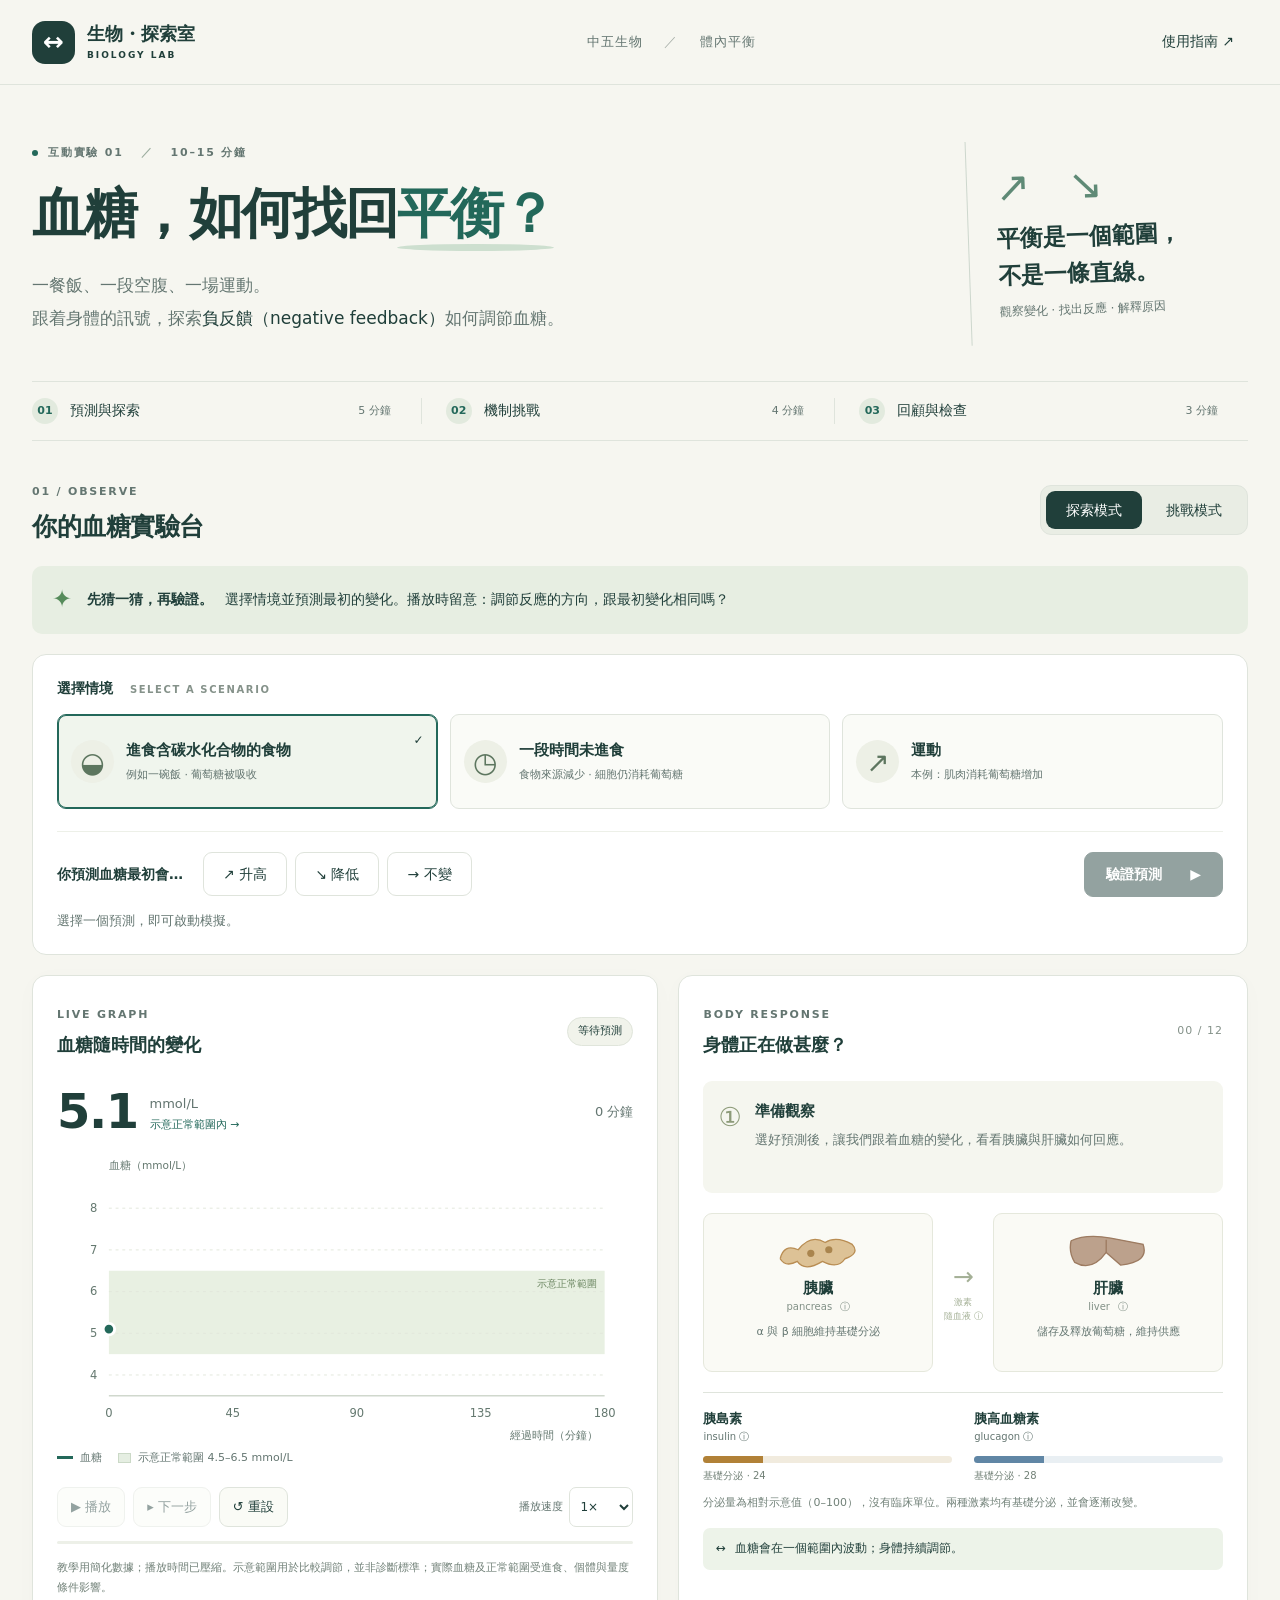
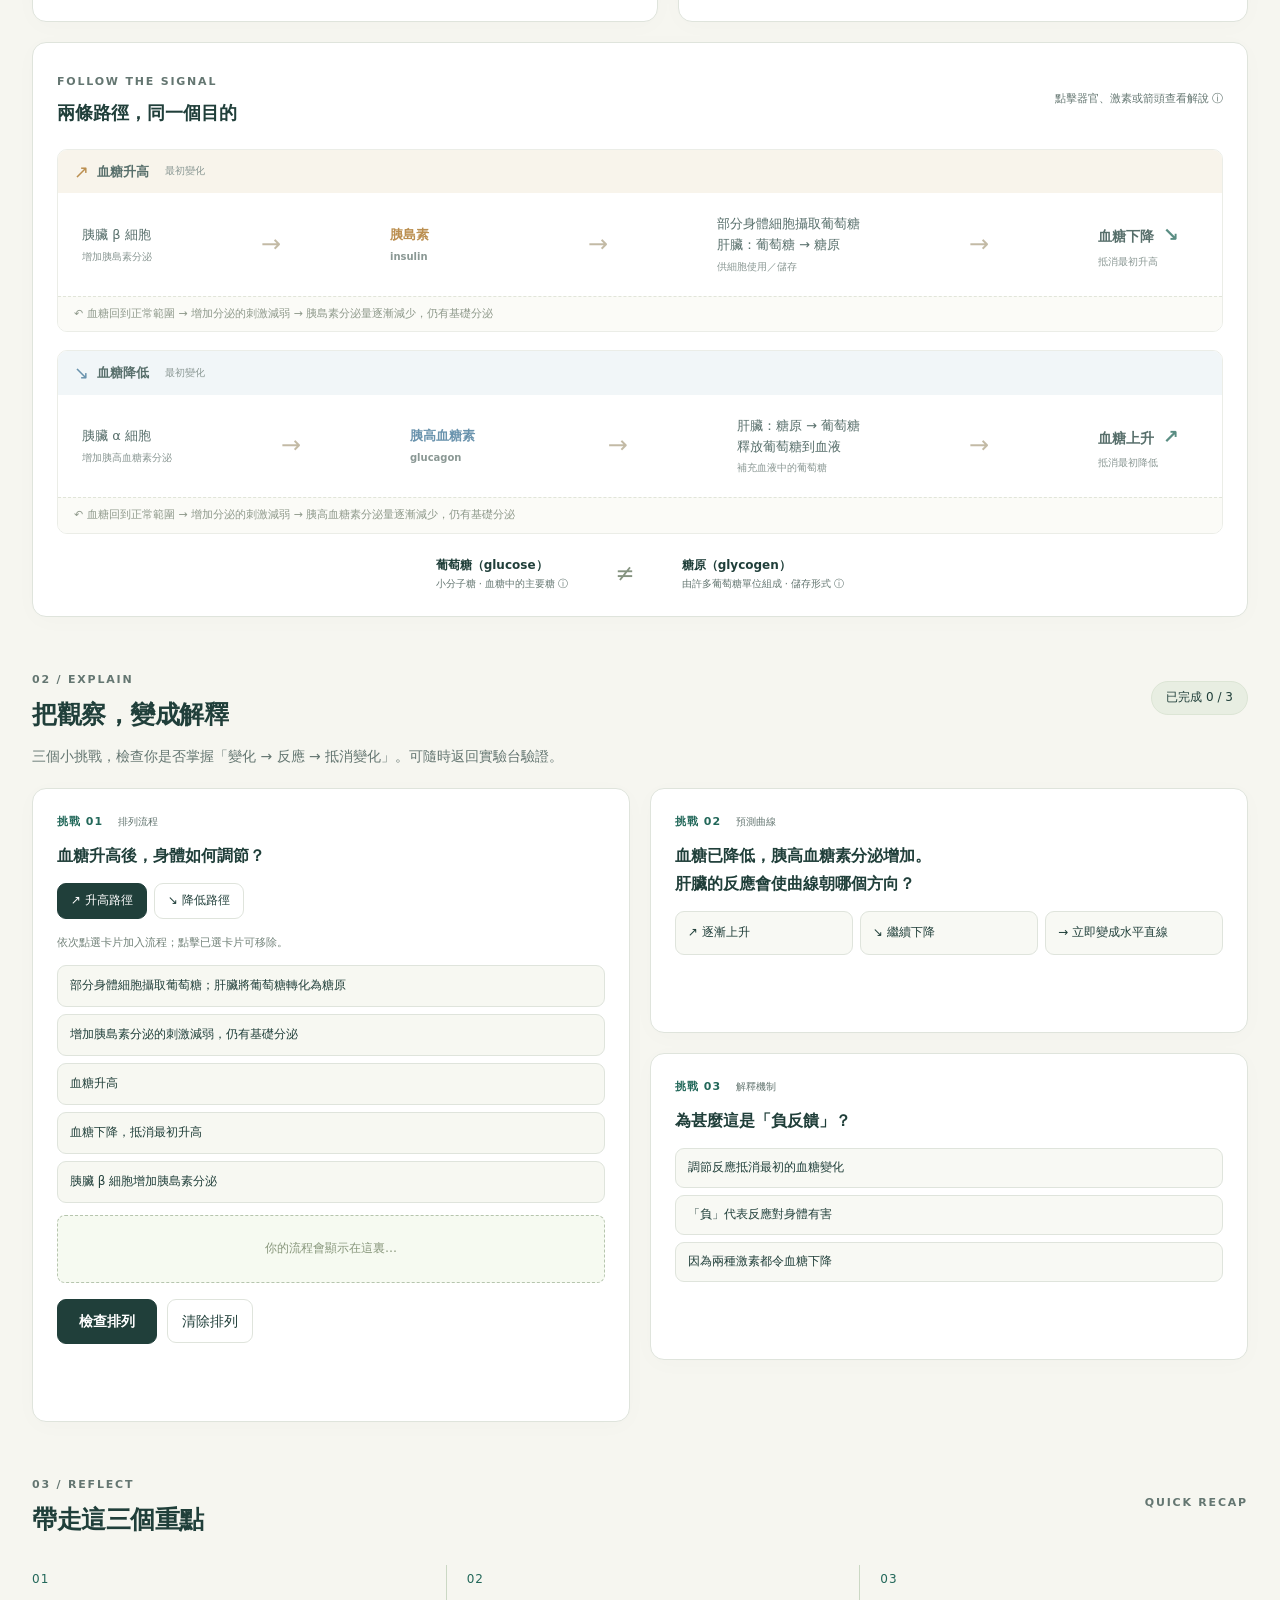
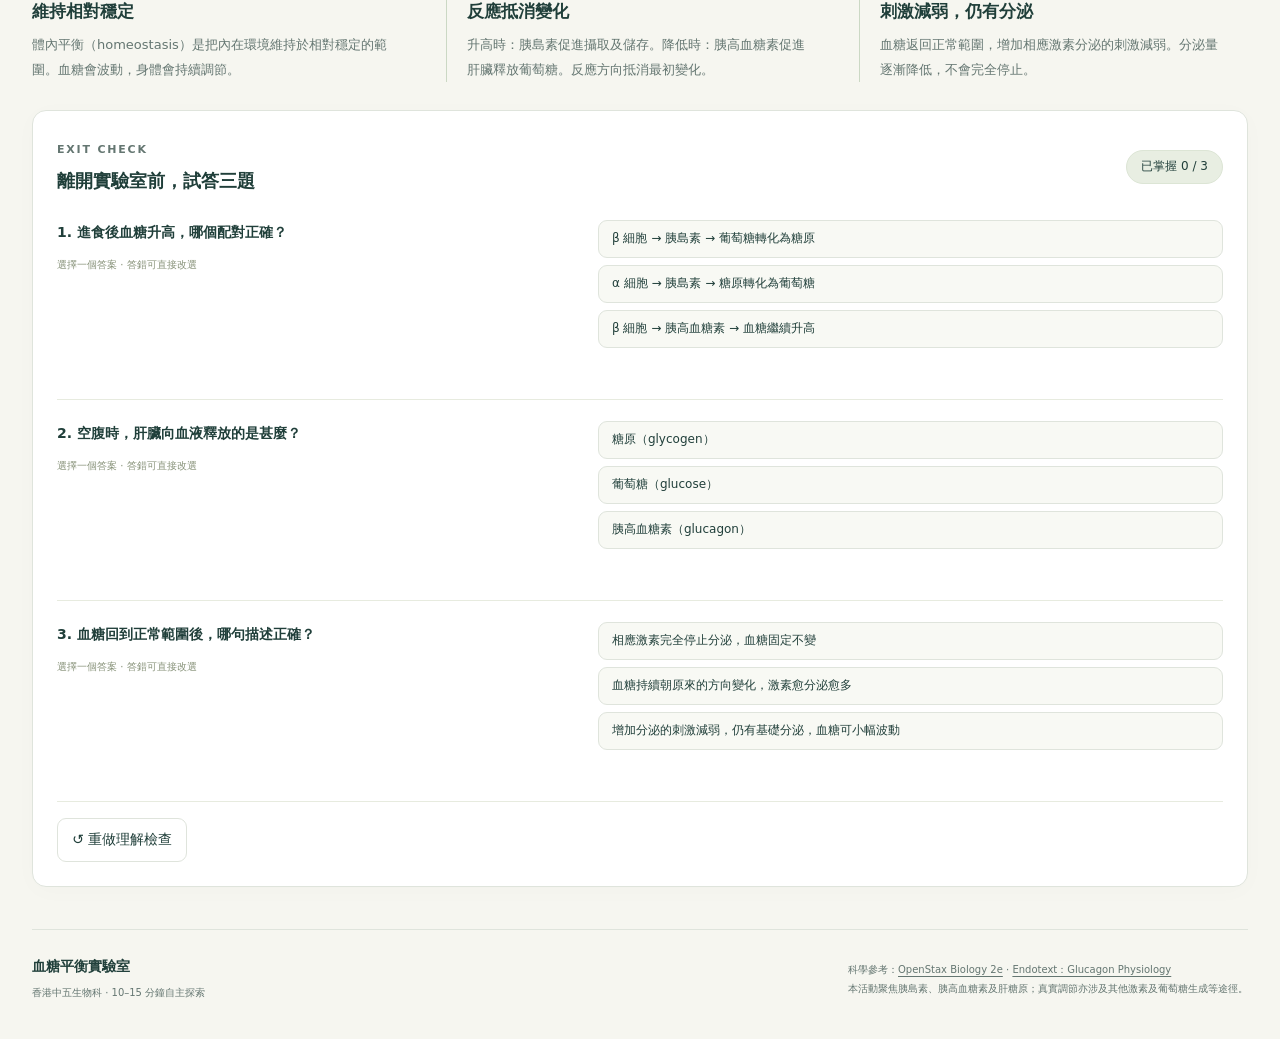
<file: index.html>
<!doctype html>
<html lang="zh-Hant">
<head>
  <meta charset="UTF-8"><meta name="viewport" content="width=device-width,initial-scale=1">
  <meta name="theme-color" content="#173f3a">
  <title>血糖平衡實驗室｜中五生物</title>
  <meta name="description" content="先預測、再探索：觀察胰臟、激素與肝臟如何透過負反饋調節血糖。香港中五生物科互動活動。">
  <link rel="stylesheet" href="style.css">
</head>
<body>
<header class="topbar"><a class="brand" href="#"><span class="brand-mark" aria-hidden="true">↔</span><span>生物・探索室 <small>BIOLOGY LAB</small></span></a><span class="course">中五生物 <span>／</span> 體內平衡</span><button id="helpOpen" class="small-button">使用指南 <span aria-hidden="true">↗</span></button></header>
<main>
  <section class="hero">
    <div><div class="eyebrow"><span class="dot"></span> 互動實驗 01 <span class="sep">／</span> 10–15 分鐘</div><h1>血糖，如何找回<span>平衡？</span></h1><p>一餐飯、一段空腹、一場運動。<br>跟着身體的訊號，探索<span class="term">負反饋（negative feedback）</span>如何調節血糖。</p></div>
    <div class="hero-note"><span class="note-number">↗ ↘</span><strong>平衡是一個範圍，<br>不是一條直線。</strong><span>觀察變化 · 找出反應 · 解釋原因</span></div>
  </section>
  <nav class="activity-steps" aria-label="學習流程"><a href="#lab"><b>01</b> 預測與探索 <span>5 分鐘</span></a><a href="#challenges"><b>02</b> 機制挑戰 <span>4 分鐘</span></a><a href="#review"><b>03</b> 回顧與檢查 <span>3 分鐘</span></a></nav>
  <section id="lab" class="lab-section">
    <div class="section-heading"><div><span class="eyebrow">01 / OBSERVE</span><h2>你的血糖實驗台</h2></div><div class="mode-switch" role="group" aria-label="學習模式"><button id="exploreMode" class="selected" aria-pressed="true">探索模式</button><button id="challengeMode" aria-pressed="false">挑戰模式</button></div></div>
    <div id="exploreHint" class="hint"><span aria-hidden="true">✦</span><div><strong>先猜一猜，再驗證。</strong> 選擇情境並預測最初的變化。播放時留意：調節反應的方向，跟最初變化相同嗎？</div></div>
    <div class="scenario-panel"><div class="panel-label">選擇情境 <span>SELECT A SCENARIO</span></div><div class="scenario-grid">
      <button class="scenario selected" data-scenario="meal" aria-pressed="true"><span class="scenario-icon" aria-hidden="true">◒</span><span><strong>進食含碳水化合物的食物</strong><small>例如一碗飯 · 葡萄糖被吸收</small></span><span class="scenario-check" aria-hidden="true">✓</span></button>
      <button class="scenario" data-scenario="fast" aria-pressed="false"><span class="scenario-icon" aria-hidden="true">◷</span><span><strong>一段時間未進食</strong><small>食物來源減少 · 細胞仍消耗葡萄糖</small></span><span class="scenario-check" aria-hidden="true">✓</span></button>
      <button class="scenario" data-scenario="exercise" aria-pressed="false"><span class="scenario-icon" aria-hidden="true">↗</span><span><strong>運動</strong><small>本例：肌肉消耗葡萄糖增加</small></span><span class="scenario-check" aria-hidden="true">✓</span></button>
    </div><div class="prediction"><strong>你預測血糖最初會…</strong><div role="group" aria-label="預測血糖變化"><button data-predict="up" aria-pressed="false">↗ 升高</button><button data-predict="down" aria-pressed="false">↘ 降低</button><button data-predict="same" aria-pressed="false">→ 不變</button></div><button id="start" class="primary" disabled>驗證預測 <span aria-hidden="true">▶</span></button></div><p id="predictionFeedback" class="feedback" role="status">選擇一個預測，即可啟動模擬。</p></div>
    <div class="experiment-grid">
      <section class="card chart-card" aria-labelledby="chartTitle"><div class="card-heading"><div><span class="eyebrow">LIVE GRAPH</span><h3 id="chartTitle">血糖隨時間的變化</h3></div><span id="runStatus" class="status-pill">等待預測</span></div><div class="reading"><span id="glucoseValue">5.1</span><div><b>mmol/L</b><small id="glucoseState">示意正常範圍內 →</small></div><span id="timeValue" class="time-reading">0 分鐘</span></div>
      <svg id="chart" viewBox="0 0 600 310" role="img" aria-labelledby="svgTitle svgDesc"><title id="svgTitle">血糖隨時間變化圖</title><desc id="svgDesc">教學用簡化血糖曲線。陰影表示示意正常範圍 4.5 至 6.5 mmol/L。</desc><g id="chartGrid"></g><path id="curveArea"/><path id="curve"/><circle id="curveDot" r="6"/><g id="chartTicks"></g><text x="54" y="23" class="axis-title">血糖（mmol/L）</text><text x="563" y="304" text-anchor="end" class="axis-title">經過時間（分鐘）</text></svg>
      <div class="chart-legend"><span><i class="legend-line"></i>血糖</span><span><i class="legend-band"></i>示意正常範圍 4.5–6.5 mmol/L</span></div>
      <div class="playback"><button id="play" disabled>▶ 播放</button><button id="step" disabled>▸ 下一步</button><button id="reset">↺ 重設</button><label class="speed-label">播放速度 <select id="speed"><option value="1500">1×</option><option value="750">2×</option><option value="3000">0.5×</option></select></label></div><div class="progress"><span id="progressFill"></span></div><p class="caption">教學用簡化數據；播放時間已壓縮。示意範圍用於比較調節，並非診斷標準；實際血糖及正常範圍受進食、個體與量度條件影響。</p></section>
      <section class="card response-card" aria-labelledby="responseTitle"><div class="card-heading"><div><span class="eyebrow">BODY RESPONSE</span><h3 id="responseTitle">身體正在做甚麼？</h3></div><span id="stageCount" class="stage-count">00 / 12</span></div><div class="stage-story" aria-live="polite"><span id="stageIcon">①</span><div><strong id="stageTitle">準備觀察</strong><p id="stageText">選好預測後，讓我們跟着血糖的變化，看看胰臟與肝臟如何回應。</p></div></div>
      <div class="organ-row"><button class="organ pancreas" data-info="pancreas"><svg viewBox="0 0 100 55" aria-hidden="true"><path d="M8 35Q12 18 28 25Q42 7 58 17Q70 9 88 19Q97 29 80 35Q72 47 55 38Q35 50 27 38Q14 45 8 35"/><circle cx="42" cy="29" r="4"/><circle cx="62" cy="25" r="4"/></svg><strong>胰臟</strong><small>pancreas <span>ⓘ</span></small><span id="pancreasAction" class="organ-action">α 與 β 細胞維持基礎分泌</span></button><button class="organ-connector" data-info="signal" aria-label="解說：激素隨血液到達肝臟">→<small>激素<br>隨血液 ⓘ</small></button><button class="organ liver" data-info="liver"><svg viewBox="0 0 100 55" aria-hidden="true"><path d="M9 15Q26 7 53 12L89 19Q96 39 64 42L48 28Q32 50 13 39Q6 28 9 15"/><path d="M48 14L48 28"/></svg><strong>肝臟</strong><small>liver <span>ⓘ</span></small><span id="liverAction" class="organ-action">儲存及釋放葡萄糖，維持供應</span></button></div>
      <div class="hormones"><div><button data-info="insulin" class="hormone-label"><b>胰島素</b><span>insulin ⓘ</span></button><div class="meter" role="meter" aria-label="胰島素示意分泌量" aria-valuemin="0" aria-valuemax="100" aria-valuenow="24" id="insulinMeter"><span id="insulinBar"></span></div><small id="insulinLevel">基礎分泌 · 24</small></div><div><button data-info="glucagon" class="hormone-label"><b>胰高血糖素</b><span>glucagon ⓘ</span></button><div class="meter glucagon-meter" role="meter" aria-label="胰高血糖素示意分泌量" aria-valuemin="0" aria-valuemax="100" aria-valuenow="28" id="glucagonMeter"><span id="glucagonBar"></span></div><small id="glucagonLevel">基礎分泌 · 28</small></div></div><p class="caption">分泌量為相對示意值（0–100），沒有臨床單位。兩種激素均有基礎分泌，並會逐漸改變。</p>
      <div id="feedbackNote" class="feedback-note">↔ <span>血糖會在一個範圍內波動；身體持續調節。</span></div></section>
    </div>
    <section class="card pathways"><div class="card-heading"><div><span class="eyebrow">FOLLOW THE SIGNAL</span><h3>兩條路徑，同一個目的</h3></div><span class="click-hint">點擊器官、激素或箭頭查看解說 ⓘ</span></div>
      <div class="pathway high" id="highPath"><div class="pathway-title"><span>↗</span><strong>血糖升高</strong><small>最初變化</small></div><div class="path-flow"><button data-info="beta" class="path-node">胰臟 β 細胞<small>增加胰島素分泌</small></button><button data-info="signal" class="flow-arrow" aria-label="解說：激素透過血液傳送訊號">→</button><button data-info="insulin" class="path-node hormone-node">胰島素<small>insulin</small></button><button data-info="highAction" class="flow-arrow" aria-label="解說：胰島素促進攝取及儲存">→</button><button data-info="highAction" class="path-node action-node">部分身體細胞攝取葡萄糖<br>肝臟：葡萄糖 → 糖原<small>供細胞使用／儲存</small></button><button data-info="negative" class="flow-arrow" aria-label="解說：血糖下降抵消最初升高">→</button><div class="path-result">血糖下降 <b>↘</b><small>抵消最初升高</small></div></div><div class="return-loop">↶ 血糖回到正常範圍 → 增加分泌的刺激減弱 → 胰島素分泌量逐漸減少，仍有基礎分泌</div></div>
      <div class="pathway low" id="lowPath"><div class="pathway-title"><span>↘</span><strong>血糖降低</strong><small>最初變化</small></div><div class="path-flow"><button data-info="alpha" class="path-node">胰臟 α 細胞<small>增加胰高血糖素分泌</small></button><button data-info="signal" class="flow-arrow" aria-label="解說：激素透過血液傳送訊號">→</button><button data-info="glucagon" class="path-node hormone-node">胰高血糖素<small>glucagon</small></button><button data-info="lowAction" class="flow-arrow" aria-label="解說：胰高血糖素促進糖原分解">→</button><button data-info="lowAction" class="path-node action-node">肝臟：糖原 → 葡萄糖<br>釋放葡萄糖到血液<small>補充血液中的葡萄糖</small></button><button data-info="negative" class="flow-arrow" aria-label="解說：血糖上升抵消最初降低">→</button><div class="path-result">血糖上升 <b>↗</b><small>抵消最初降低</small></div></div><div class="return-loop">↶ 血糖回到正常範圍 → 增加分泌的刺激減弱 → 胰高血糖素分泌量逐漸減少，仍有基礎分泌</div></div>
      <div class="molecule-note"><button data-info="glucose"><b>葡萄糖（glucose）</b><span>小分子糖 · 血糖中的主要糖 ⓘ</span></button><span aria-hidden="true">≠</span><button data-info="glycogen"><b>糖原（glycogen）</b><span>由許多葡萄糖單位組成 · 儲存形式 ⓘ</span></button></div>
    </section>
  </section>
  <section id="challenges" class="challenge-section"><div class="section-heading"><div><span class="eyebrow">02 / EXPLAIN</span><h2>把觀察，變成解釋</h2></div><span id="challengeProgress" class="section-counter">已完成 0 / 3</span></div><p class="section-intro">三個小挑戰，檢查你是否掌握「變化 → 反應 → 抵消變化」。可隨時返回實驗台驗證。</p>
    <div class="challenge-grid"><article class="card order-card"><div class="question-tag">挑戰 01 <span>排列流程</span></div><h3 id="orderQuestion">血糖升高後，身體如何調節？</h3><div class="order-toggle" role="group" aria-label="流程題路徑"><button data-order="high" class="selected" aria-pressed="true">↗ 升高路徑</button><button data-order="low" aria-pressed="false">↘ 降低路徑</button></div><p class="caption">依次點選卡片加入流程；點擊已選卡片可移除。</p><div id="orderPool" class="order-pool"></div><div id="orderAnswer" class="order-answer" aria-label="你的流程排列"></div><div class="question-controls"><button id="checkOrder" class="primary">檢查排列</button><button id="clearOrder" class="small-button">清除排列</button></div><p id="orderFeedback" class="feedback" role="status"></p></article>
    <div class="challenge-right"><article class="card"><div class="question-tag">挑戰 02 <span>預測曲線</span></div><h3>血糖已降低，胰高血糖素分泌增加。<br>肝臟的反應會使曲線朝哪個方向？</h3><div class="choices" id="curveChoices"><button data-choice="up">↗ 逐漸上升</button><button data-choice="down">↘ 繼續下降</button><button data-choice="flat">→ 立即變成水平直線</button></div><p id="curveFeedback" class="feedback" role="status"></p></article><article class="card"><div class="question-tag">挑戰 03 <span>解釋機制</span></div><h3>為甚麼這是「負反饋」？</h3><div class="choices vertical" id="whyChoices"><button data-choice="oppose">調節反應抵消最初的血糖變化</button><button data-choice="bad">「負」代表反應對身體有害</button><button data-choice="alwaysdown">因為兩種激素都令血糖下降</button></div><p id="whyFeedback" class="feedback" role="status"></p></article></div></div>
  </section>
  <section id="review"><div class="section-heading"><div><span class="eyebrow">03 / REFLECT</span><h2>帶走這三個重點</h2></div><span class="eyebrow">QUICK RECAP</span></div><div class="recap-grid"><article><span>01</span><h3>維持相對穩定</h3><p>體內平衡（homeostasis）是把內在環境維持於相對穩定的範圍。血糖會波動，身體會持續調節。</p></article><article><span>02</span><h3>反應抵消變化</h3><p>升高時：胰島素促進攝取及儲存。降低時：胰高血糖素促進肝臟釋放葡萄糖。反應方向抵消最初變化。</p></article><article><span>03</span><h3>刺激減弱，仍有分泌</h3><p>血糖返回正常範圍，增加相應激素分泌的刺激減弱。分泌量逐漸降低，不會完全停止。</p></article></div>
    <div class="card final-check"><div class="card-heading"><div><span class="eyebrow">EXIT CHECK</span><h3>離開實驗室前，試答三題</h3></div><span id="quizScore" class="section-counter">已掌握 0 / 3</span></div><div id="quizQuestions"></div><div id="completion" class="completion" hidden>✓ 三題全部答對！你已能解釋血糖的負反饋調節。試向同學說明：最初變化、調節反應，以及刺激如何減弱。</div><button id="retryQuiz" class="small-button">↺ 重做理解檢查</button></div>
  </section>
  <footer><div><strong>血糖平衡實驗室</strong><span>香港中五生物科 · 10–15 分鐘自主探索</span></div><p>科學參考：<a href="https://openstax.org/books/biology-2e/pages/37-3-regulation-of-body-processes" target="_blank" rel="noopener">OpenStax Biology 2e</a> · <a href="https://www.ncbi.nlm.nih.gov/books/NBK279127/" target="_blank" rel="noopener">Endotext：Glucagon Physiology</a><br>本活動聚焦胰島素、胰高血糖素及肝糖原；真實調節亦涉及其他激素及葡萄糖生成等途徑。</p></footer>
</main>
<dialog id="infoDialog"><div class="dialog-heading"><span class="eyebrow">小知識 / EXPLAINER</span><button id="closeInfo" aria-label="關閉解說">×</button></div><h2 id="infoTitle"></h2><div id="infoBody"></div><button id="infoDone" class="primary">明白了</button></dialog>
<script src="app.js"></script>
</body></html>
</file>
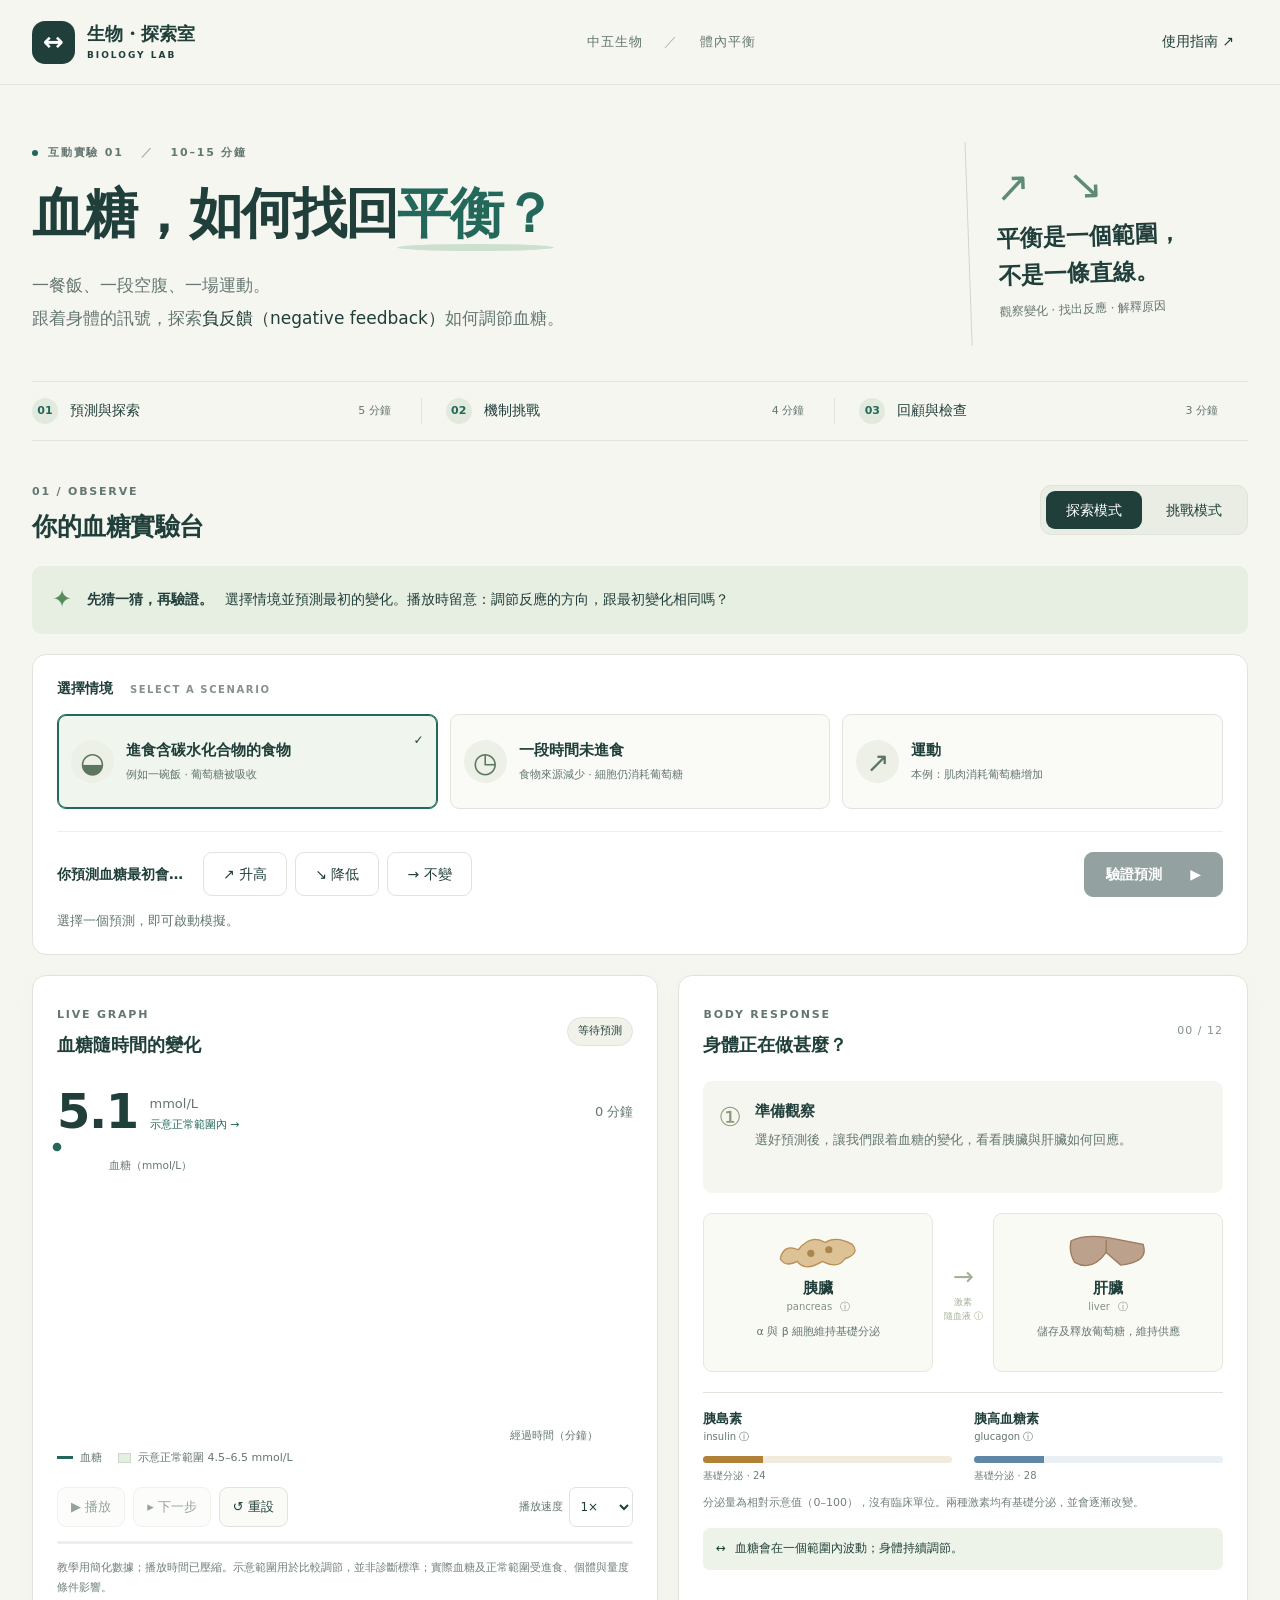
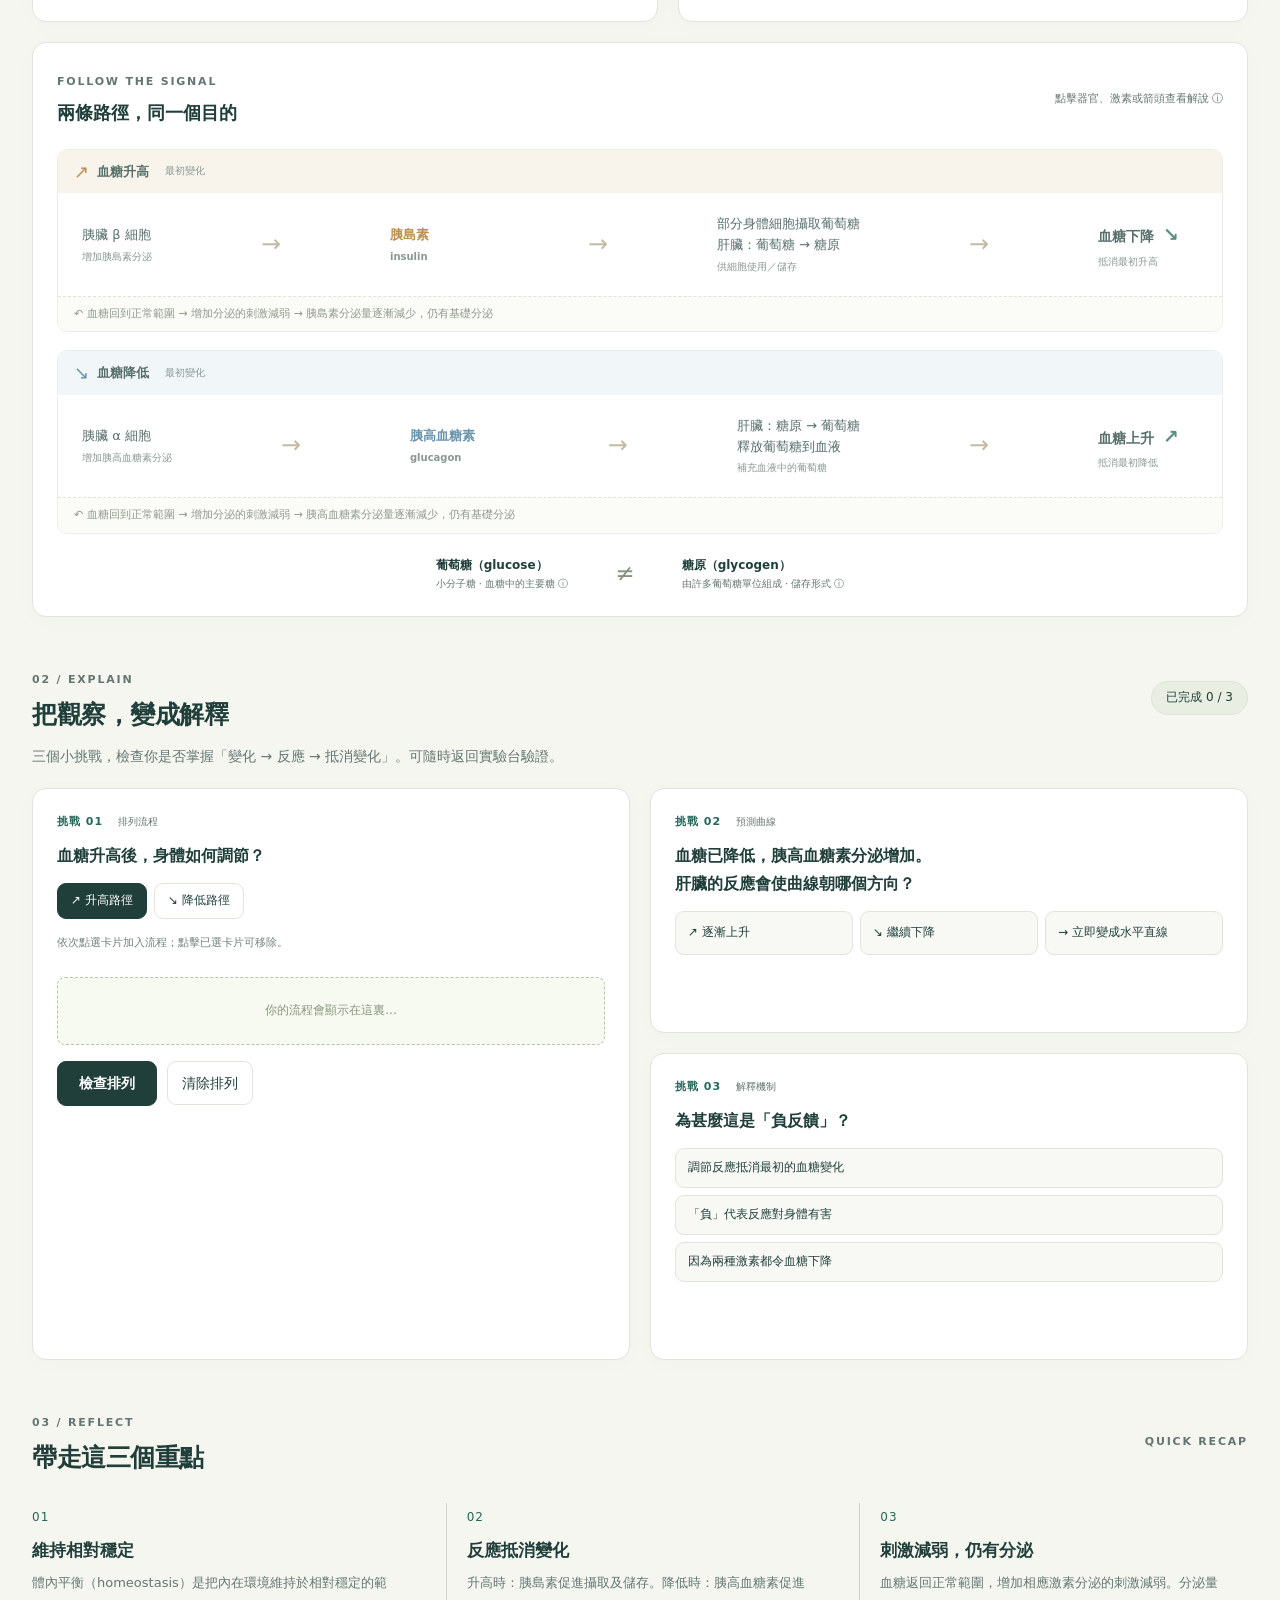
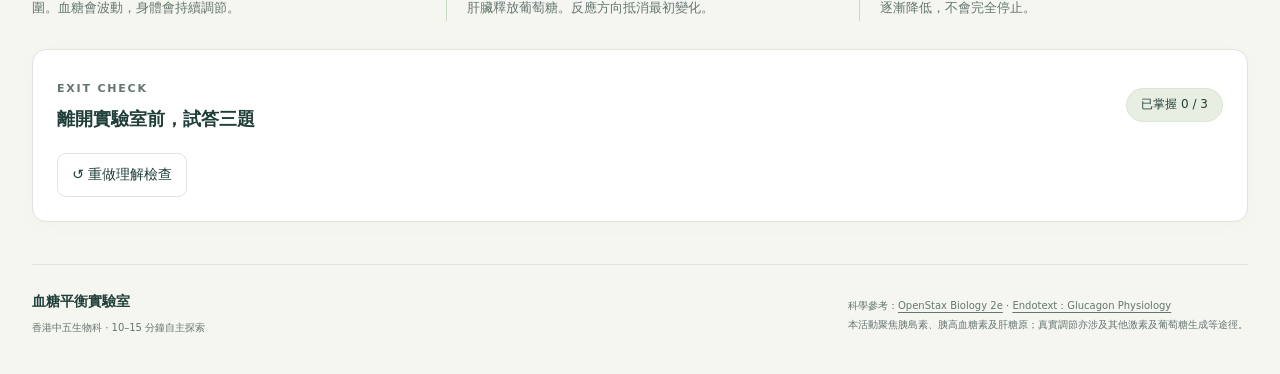
<file: 血糖平衡實驗室.html>
<!doctype html>
<html lang="zh-Hant">
<head>
  <meta charset="UTF-8"><meta name="viewport" content="width=device-width,initial-scale=1">
  <meta name="theme-color" content="#173f3a">
  <title>血糖平衡實驗室｜中五生物</title>
  <meta name="description" content="先預測、再探索：觀察胰臟、激素與肝臟如何透過負反饋調節血糖。香港中五生物科互動活動。">
  <style>@charset "UTF-8";
:root{--ink:#203f3a;--muted:#647671;--teal:#23685a;--mint:#e6eee8;--paper:#f6f6f0;--line:#dfe4dc;--amber:#a56a16;--blue:#386f92;--white:#fff;--shadow:0 4px 24px #243c3005}
*{box-sizing:border-box}html{scroll-behavior:auto;scroll-padding-top:24px}body{margin:0;background:var(--paper);color:var(--ink);font-family:system-ui,-apple-system,"Microsoft JhengHei","PingFang TC",sans-serif;font-size:16px;line-height:1.65}button,select{font:inherit}button,a,select{-webkit-tap-highlight-color:transparent}button{cursor:pointer;color:inherit;border:1px solid var(--line);background:white;border-radius:9px;transition:background .2s,border .2s,box-shadow .2s;min-height:44px}button:hover{background:#f0f4ed;border-color:#9faf9e}button:disabled{cursor:not-allowed;opacity:.48}button:focus-visible,a:focus-visible,select:focus-visible{outline:3px solid #bd7b22;outline-offset:4px}button.selected{background:var(--ink);color:#fff;border-color:var(--ink)}a{color:inherit}.topbar{height:85px;display:flex;align-items:center;justify-content:space-between;padding:0 max(32px,calc((100vw - 1360px)/2));border-bottom:1px solid var(--line)}.brand{text-decoration:none;display:flex;gap:12px;align-items:center;font-weight:750;font-size:18px;line-height:1.3}.brand-mark{display:grid;place-items:center;background:var(--ink);color:#fff;font-size:25px;width:43px;height:43px;border-radius:13px}.brand small{display:block;font-size:9px;letter-spacing:2px;margin-top:4px}.course{font-size:13px;color:var(--muted);letter-spacing:1px}.course span{padding:0 16px;color:#a4aca6}.small-button{background:transparent;font-size:14px;padding:7px 14px}.topbar .small-button{border:0}main{max-width:1360px;margin:auto;padding:0 32px}.hero{display:flex;justify-content:space-between;align-items:center;padding:52px 0 40px;gap:32px}.eyebrow{font-size:11px;font-weight:700;letter-spacing:1.8px;color:var(--muted)}.hero .eyebrow{display:flex;align-items:center;gap:10px}.dot{width:6px;height:6px;background:var(--teal);border-radius:50%}.sep{padding:0 7px;color:#9bac9e}h1{font-size:clamp(32px,4.5vw,54px);letter-spacing:-1.8px;line-height:1.3;margin:17px 0 20px;font-weight:750}h1 span{color:var(--teal);position:relative}h1 span:after{content:"";position:absolute;bottom:-6px;left:0;width:100%;height:7px;background:#cddfcf;border-radius:50%}h2{font-size:25px;line-height:1.35;letter-spacing:-.5px;margin:7px 0 0}h3{font-size:18px;line-height:1.5;margin:6px 0}p{margin:0}.hero p{color:var(--muted);font-size:17px;line-height:1.9}.term{color:var(--ink)}.hero-note{padding:22px 28px;border-left:1px solid #cdd7cd;min-width:280px;display:flex;flex-direction:column;gap:8px;transform:rotate(-2deg)}.note-number{font-size:42px;color:#5f8a76;font-weight:300;letter-spacing:12px;line-height:1.2}.hero-note strong{font-size:23px;line-height:1.6}.hero-note>span:last-child{font-size:12px;color:var(--muted)}.activity-steps{display:flex;gap:0;padding:16px 0;border-top:1px solid var(--line);border-bottom:1px solid var(--line);margin-bottom:36px}.activity-steps a{flex:1;text-decoration:none;font-size:14px;padding-left:24px;border-left:1px solid var(--line);display:flex;gap:12px;align-items:center}.activity-steps a:first-child{border:0;padding-left:0}.activity-steps b{font-size:11px;color:var(--teal);background:#e2eade;width:26px;height:26px;display:grid;place-items:center;border-radius:50%}.activity-steps span{font-size:11px;color:var(--muted);margin-left:auto;padding-right:30px}.section-heading{display:flex;align-items:center;justify-content:space-between;gap:20px;margin:0 0 22px}.mode-switch{display:flex;gap:4px;background:#e9ede4;padding:5px;border:1px solid var(--line);border-radius:11px}.mode-switch button{font-size:14px;padding:6px 20px;background:transparent;border:0;min-height:38px}.mode-switch button.selected{background:var(--ink)}.hint{display:flex;gap:15px;align-items:center;padding:14px 20px;background:#e7eee2;border-radius:10px;font-size:14px;margin-bottom:20px}.hint>span{font-size:24px;color:#568b5b}.hint strong{color:var(--ink);margin-right:7px}.scenario-panel{background:#fff;border:1px solid var(--line);border-radius:14px;padding:22px 24px;margin-bottom:20px}.panel-label{font-size:14px;font-weight:650;margin-bottom:14px}.panel-label>span{font-size:10px;letter-spacing:1.6px;color:#85928a;margin-left:12px}.scenario-grid{display:grid;grid-template-columns:repeat(3,1fr);gap:12px}.scenario{display:flex;text-align:left;align-items:center;padding:16px 13px;gap:12px;min-height:95px;background:#fafbf7}.scenario strong{display:block;font-size:15px;font-weight:650}.scenario small{font-size:11px;color:var(--muted);display:block;margin-top:4px}.scenario-icon{display:grid;place-items:center;font-size:28px;width:43px;min-width:43px;height:43px;border-radius:50%;background:#edf0e6;color:#5d765f}.scenario-check{margin-left:auto;align-self:flex-start;opacity:0;font-size:12px}.scenario.selected{background:#f0f5ed;color:var(--ink);border-color:var(--teal);box-shadow:inset 0 0 0 1px var(--teal)}.scenario.selected .scenario-check{opacity:1}.prediction{display:flex;align-items:center;gap:20px;margin-top:22px;border-top:1px solid #edf0e8;padding-top:20px}.prediction>strong{font-size:14px}.prediction>div{display:flex;gap:8px}.prediction button[data-predict]{font-size:14px;padding:8px 19px}.primary{background:var(--ink);color:white;border-color:var(--ink);font-weight:600;padding:10px 21px;font-size:14px}.primary:hover{background:#30665b;color:#fff;border-color:#30665b}.prediction .primary{margin-left:auto;display:flex;gap:28px;align-items:center}.feedback{font-size:13px;color:var(--muted);margin-top:13px;min-height:22px;line-height:1.7}.feedback.correct{color:#276143}.feedback.incorrect{color:#965b26}.experiment-grid{display:grid;grid-template-columns:1.1fr 1fr;gap:20px}.card{background:white;border:1px solid var(--line);border-radius:14px;padding:24px;box-shadow:var(--shadow)}.card-heading{display:flex;align-items:center;justify-content:space-between;gap:16px}.card-heading h3{font-size:18px;margin:5px 0}.status-pill{font-size:11px;background:#f1f3eb;border:1px solid #e0e5db;padding:4px 10px;border-radius:30px;white-space:nowrap}.reading{display:flex;align-items:center;gap:12px;margin-top:20px}.reading>span:first-child{font-size:48px;font-weight:600;line-height:1.2;letter-spacing:-1.5px;font-variant-numeric:tabular-nums}.reading b{font-weight:500;font-size:13px;color:var(--muted)}.reading small{font-size:11px;display:block;color:var(--teal)}.time-reading{margin-left:auto;font-size:13px;color:var(--muted)}#chart{width:100%;display:block;margin-top:6px;overflow:visible}#chart text{fill:#657970;font-size:12px}.axis-title{font-size:11px!important}#curve{stroke:#23685a;stroke-width:3.5;fill:none;stroke-linecap:round;stroke-linejoin:round}#curveArea{fill:#23685a0b}#curveDot{fill:#23685a;stroke:#fff;stroke-width:3}.chart-legend{display:flex;gap:16px;font-size:11px;color:var(--muted);flex-wrap:wrap;align-items:center;margin-top:4px}.chart-legend>span{display:flex;align-items:center;gap:7px}.legend-line{width:16px;height:3px;background:var(--teal)}.legend-band{width:13px;height:10px;background:#e5eee2;border:1px solid #cbd9c7}.playback{display:flex;align-items:center;gap:8px;margin-top:20px}.playback button{font-size:13px;padding:6px 13px;background:#fafbf6;min-height:40px}.speed-label{display:flex;gap:6px;align-items:center;font-size:11px;margin-left:auto;color:var(--muted)}select{border:1px solid var(--line);color:var(--ink);border-radius:7px;background:#fff;padding:6px;font-size:12px;min-height:40px}.progress{background:#edf0e8;border-radius:4px;height:3px;margin:14px 0}.progress span{display:block;background:var(--teal);width:0;height:100%;transition:width .3s}.caption{font-size:11px;line-height:1.8;color:#718178}.stage-count{font-size:11px;letter-spacing:1px;color:#849189}.stage-story{display:flex;gap:13px;padding:17px 15px;background:#f5f6ef;border-radius:9px;min-height:112px;margin-top:18px}.stage-story>span{font-size:26px;color:#8d9b79;line-height:1.5}.stage-story strong{font-size:15px}.stage-story p{font-size:13px;line-height:1.75;color:var(--muted);margin-top:4px}.organ-row{display:flex;align-items:center;gap:10px;margin:20px 0}.organ{flex:1;text-align:center;background:#fafaf5;padding:12px 10px;min-width:0;border-color:#e5e8dc}.organ svg{display:block;width:90px;height:52px;margin:auto}.pancreas svg{fill:#ddc296;stroke:#b98d53;stroke-width:1.5}.pancreas svg circle{fill:#aa854e;stroke:none}.liver svg{fill:#bca18c;stroke:#9d7b61;stroke-width:1.5}.organ strong{font-size:15px;display:block;line-height:1.4}.organ small{font-size:10px;display:block;color:#819086}.organ small span{margin-left:5px}.organ-action{display:block;font-size:11px;line-height:1.6;color:var(--muted);padding-top:7px;min-height:43px}.organ-connector{font-size:25px;text-align:center;color:#a4b096;min-width:40px;line-height:1.2}.organ-connector small{font-size:9px;display:block;line-height:1.6;margin-top:3px}.hormones{display:grid;grid-template-columns:1fr 1fr;gap:22px;border-top:1px solid var(--line);padding-top:12px}.hormone-label{border:0;border-radius:3px;padding:3px 0;min-height:44px;background:transparent;text-align:left;display:block;width:100%;font-size:13px}.hormone-label span{display:block;font-size:10px;color:var(--muted)}.meter{height:7px;background:#f1ebde;border-radius:5px;margin-top:7px;overflow:hidden}.meter>span{display:block;height:100%;background:#b18137;width:24%;transition:width .5s}.glucagon-meter{background:#e9eff3}.glucagon-meter>span{background:#6086a5;width:28%}.hormones small{font-size:10px;color:#728177;display:block;margin:5px 0 8px}.response-card>.caption{margin-top:1px}.feedback-note{display:flex;gap:9px;background:#edf3e9;border-radius:7px;padding:11px 12px;font-size:12px;margin-top:15px}.feedback-note.recovered{background:#e1efe3;border:1px solid #bcdbc1}.pathways{margin-top:20px;padding-bottom:19px}.click-hint{font-size:11px;color:var(--muted)}.pathway{margin-top:18px;border:1px solid #e5e8df;border-radius:10px;overflow:hidden;position:relative;opacity:.75;transition:opacity .3s,box-shadow .3s}.pathway.active{opacity:1;box-shadow:0 0 0 2px #b68a46;border-color:#b68a46}.pathway.low.active{box-shadow:0 0 0 2px #7199b5;border-color:#7199b5}.pathway-title{display:flex;align-items:center;gap:8px;padding:7px 16px;background:#f6f1e5;font-size:13px}.pathway-title>span{font-size:18px;color:var(--amber)}.pathway-title small{font-size:10px;color:var(--muted);margin-left:8px}.low .pathway-title{background:#edf3f6}.low .pathway-title>span{color:var(--blue)}.path-flow{display:flex;align-items:center;justify-content:space-between;gap:5px;padding:16px}.path-node{font-size:13px;line-height:1.6;text-align:left;border:0;background:transparent;padding:5px 8px;min-height:50px;border-radius:5px}.path-node:hover{background:#f3f4ed}.path-node small,.path-result small{display:block;font-size:10px;color:var(--muted);margin-top:3px}.hormone-node{color:var(--amber);font-weight:650;min-width:105px}.low .hormone-node{color:var(--blue)}.flow-arrow{font-size:24px;color:#afa488;padding:0 5px;background:transparent;border:0;min-width:30px;border-radius:4px}.pathway.active .flow-arrow{color:var(--amber)}.pathway.low.active .flow-arrow{color:var(--blue)}.pathway.animating .flow-arrow{animation:signal 1.25s infinite}.pathway.animating .flow-arrow:nth-of-type(4){animation-delay:.2s}.pathway.animating .flow-arrow:nth-of-type(6){animation-delay:.4s}@keyframes signal{0%,100%{opacity:.45;transform:translateX(-3px)}50%{opacity:1;transform:translateX(3px)}}.path-result{font-size:14px;font-weight:700;padding:0 8px;min-width:116px}.path-result>b{font-size:19px;color:var(--teal);margin-left:4px}.path-result small{font-weight:400}.return-loop{font-size:11px;padding:8px 16px;background:#fafaf5;border-top:1px dashed #d7ddcd;color:#6a7865}.pathway.recovered .return-loop{font-weight:600;color:#36664b;background:#edf4ea}.molecule-note{display:flex;align-items:center;justify-content:center;gap:35px;margin-top:18px}.molecule-note button{border:0;background:transparent;text-align:left;font-size:12px;min-height:45px;padding:4px 12px}.molecule-note button span{display:block;font-size:10px;color:var(--muted)}.molecule-note>span{font-size:23px;color:#859380}.challenge-section{margin-top:48px}.section-intro{font-size:14px;color:var(--muted);margin-top:-9px;margin-bottom:20px}.section-counter{font-size:12px;background:#e8eee2;border:1px solid #dce5d5;border-radius:30px;padding:6px 14px;white-space:nowrap}.challenge-grid{display:grid;grid-template-columns:1fr 1fr;gap:20px}.question-tag{font-size:11px;color:var(--teal);font-weight:700;letter-spacing:1px;margin-bottom:11px}.question-tag span{font-size:10px;margin-left:10px;letter-spacing:0;color:var(--muted);font-weight:400}.challenge-grid h3{font-size:16px;line-height:1.75;margin:8px 0 13px}.order-toggle{display:flex;gap:7px;margin-bottom:14px}.order-toggle button{font-size:12px;padding:5px 13px;min-height:36px}.order-pool{display:grid;gap:7px;margin:12px 0}.order-pool button{text-align:left;font-size:12px;padding:9px 12px;background:#f7f8f2;min-height:42px}.order-pool button:disabled{opacity:.3}.order-answer{border:1px dashed #b6c5ae;border-radius:8px;min-height:68px;padding:10px;display:flex;flex-direction:column;gap:6px;background:#f6faf1}.order-answer:empty:after{content:"你的流程會顯示在這裏…";font-size:12px;color:#88977c;margin:auto}.order-answer button{text-align:left;font-size:12px;padding:7px 10px;min-height:38px;background:white;display:flex;gap:10px;align-items:center}.order-answer button b{width:21px;height:21px;background:#e8efe0;display:grid;place-items:center;border-radius:50%;font-size:10px;flex-shrink:0}.question-controls{display:flex;align-items:center;gap:10px;margin-top:16px}.challenge-right{display:flex;flex-direction:column;gap:20px}.choices{display:flex;gap:7px;margin-top:13px}.choices button{flex:1;font-size:12px;padding:9px 12px;background:#f8f9f4;text-align:left}.choices button.selected{background:var(--ink)}.choices button.right{border-color:#528f66;background:#ebf5e7;color:#2d5e41}.choices button.wrong{border-color:#c29167;background:#fff3e9;color:#94542d}.choices.vertical{flex-direction:column}.choices.vertical button{min-height:40px}.challenge-grid .feedback{min-height:40px}#review{margin-top:48px}.recap-grid{display:grid;grid-template-columns:repeat(3,1fr);gap:25px;margin:28px 0}.recap-grid article{border-left:1px solid #cbd8c4;padding:0 20px}.recap-grid article:first-child{padding-left:0;border:0}.recap-grid article>span{font-size:12px;color:var(--teal);letter-spacing:1px}.recap-grid h3{font-size:17px;margin:8px 0}.recap-grid p{font-size:13px;color:var(--muted);line-height:1.9}.final-check{margin-top:25px}.quiz-item{display:grid;grid-template-columns:1fr 1.2fr;gap:20px;padding:21px 0;border-bottom:1px solid #e7ebdf}.quiz-item h4{font-size:14px;font-weight:600;margin:0 0 5px;line-height:1.8}.quiz-item>div:first-child>span{font-size:10px;color:#879279}.quiz-item .choices{margin-top:0;flex-direction:column}.quiz-item .choices button{padding:7px 13px;min-height:38px}.quiz-item .feedback{margin-top:8px}.final-check>.small-button{margin-top:16px}.completion{padding:16px;background:#e9f4e3;border:1px solid #c5ddbb;border-radius:9px;margin-top:20px;font-size:14px}footer{display:flex;align-items:center;justify-content:space-between;gap:30px;margin-top:42px;border-top:1px solid var(--line);padding:25px 0 35px}footer strong{font-size:14px;display:block}footer span{font-size:10px;color:var(--muted)}footer p{font-size:10px;color:var(--muted);line-height:1.9;max-width:620px}footer a{text-decoration:underline;text-underline-offset:3px}dialog{max-width:530px;width:calc(100% - 36px);padding:28px;border:1px solid #d9dfd2;border-radius:16px;color:var(--ink);box-shadow:0 20px 80px #102d3e30}dialog::backdrop{background:#15383370;backdrop-filter:blur(3px)}.dialog-heading{display:flex;align-items:center;justify-content:space-between}#closeInfo{border:0;font-size:27px;background:transparent;line-height:1;min-width:44px}dialog h2{font-size:23px;margin:16px 0}dialog p{font-size:15px;line-height:1.9;margin:12px 0;color:var(--muted)}dialog .primary{margin-top:14px}dialog ol{padding-left:22px;font-size:14px;line-height:2.1}.mode-challenge .hint{background:#e8eef2}.mode-challenge .hint>span{color:var(--blue)}[hidden]{display:none!important}
@media(min-width:1600px){main{max-width:1440px}.topbar{padding:0 calc((100vw - 1376px)/2)}body{font-size:17px}.caption{font-size:12px}.path-node{font-size:15px}.path-node small,.path-result small{font-size:12px}.return-loop{font-size:13px}}
@media(max-width:1050px){main{padding:0 24px}.topbar{padding:0 24px}.scenario{padding:13px 10px;gap:8px}.scenario-icon{width:33px;height:33px;min-width:33px;font-size:23px}.scenario strong{font-size:13px}.scenario small{font-size:10px}.prediction{gap:10px}.prediction button[data-predict]{padding:8px 12px}.card{padding:20px}.experiment-grid{grid-template-columns:1fr 1fr;gap:15px}.playback{flex-wrap:wrap}.speed-label{margin-left:0}.organ-row{gap:5px}.path-flow{gap:1px;padding:12px 8px}.path-node{font-size:11px;padding:5px}.hormone-node{min-width:85px}.path-result{min-width:95px;font-size:12px}.flow-arrow{font-size:20px;min-width:20px}.hero-note{min-width:240px}.activity-steps span{padding-right:15px}.choices{flex-direction:column}}
@media(max-width:760px){.topbar{height:70px}.course{display:none}main{padding:0 18px}.topbar{padding:0 18px}.brand{font-size:15px}.brand-mark{width:36px;height:36px;font-size:22px}.hero{padding:32px 0 28px;gap:15px}.hero-note{display:none}.hero p{font-size:14px}.hero h1{font-size:37px;letter-spacing:-1px}.activity-steps{margin-bottom:25px;padding:12px 0}.activity-steps a{font-size:11px;gap:6px;padding-left:10px;justify-content:center}.activity-steps span{display:none}.activity-steps b{width:22px;height:22px;font-size:9px}.section-heading{gap:12px;align-items:flex-start;flex-wrap:wrap;margin-bottom:18px}h2{font-size:23px}.mode-switch{padding:3px}.mode-switch button{font-size:12px;padding:6px 13px;min-height:36px}.hint{font-size:12px;align-items:flex-start;padding:12px}.hint strong{display:block}.scenario-panel{padding:17px}.scenario-grid{grid-template-columns:1fr;gap:8px}.scenario{padding:12px 14px;min-height:74px;gap:13px}.scenario-icon{width:36px;height:36px;min-width:36px}.scenario strong{font-size:14px}.scenario small{font-size:11px}.scenario-check{align-self:center}.prediction{flex-wrap:wrap;gap:12px;margin-top:16px;padding-top:15px}.prediction>strong{width:100%;font-size:13px}.prediction>div{flex:1;gap:6px}.prediction button[data-predict]{flex:1;white-space:nowrap;font-size:12px;padding:6px 11px}.prediction .primary{width:100%;justify-content:center;padding:10px;margin:0}.experiment-grid{grid-template-columns:1fr;gap:16px}.card{padding:19px}.chart-card .eyebrow,.response-card .eyebrow{font-size:10px}.card-heading h3{font-size:17px}.reading{margin-top:17px}.reading>span:first-child{font-size:43px}.playback{flex-wrap:nowrap;gap:5px}.playback button{padding:6px 8px;font-size:11px}.speed-label{margin-left:auto;font-size:0;gap:0}.speed-label select{font-size:11px;padding:5px}.chart-legend{font-size:10px;gap:12px}.organ-row{gap:12px}.organ-action{font-size:12px}.stage-story{min-height:105px}.hormone-label{font-size:14px}.hormones small{font-size:11px}.caption{font-size:11px}.pathways .card-heading{align-items:flex-start;flex-direction:column;gap:5px}.pathway-title{padding:8px 12px}.path-flow{flex-direction:column;gap:2px;padding:14px}.path-node{font-size:14px;text-align:center;width:100%;background:#f8faf4;padding:10px}.path-node small{font-size:11px}.hormone-node{background:#f7f1e3}.low .hormone-node{background:#edf3f6}.flow-arrow{font-size:24px;min-height:34px;transform:rotate(90deg);line-height:1}.pathway.animating .flow-arrow{animation:signalVertical 1.25s infinite}@keyframes signalVertical{0%,100%{opacity:.4;transform:rotate(90deg) translateX(-3px)}50%{opacity:1;transform:rotate(90deg) translateX(3px)}}.path-result{text-align:center;font-size:15px;margin:7px 0}.path-result small{font-size:11px}.return-loop{font-size:11px;padding:11px 14px;line-height:1.9}.molecule-note{gap:9px;align-items:center}.molecule-note button{font-size:11px;padding:5px 2px;flex:1}.molecule-note button span{font-size:10px}.molecule-note>span{font-size:21px}.challenge-section,#review{margin-top:34px}.challenge-grid{grid-template-columns:1fr;gap:16px}.section-intro{font-size:12px}.section-counter{font-size:11px;padding:5px 11px}.choices button{font-size:13px;min-height:44px}.order-pool button{font-size:13px;min-height:44px}.recap-grid{grid-template-columns:1fr;gap:21px;margin:22px 0}.recap-grid article{border-left:0;padding:0;display:grid;grid-template-columns:30px 1fr;gap:0 10px}.recap-grid h3{margin:0}.recap-grid article>span{padding-top:4px}.recap-grid p{grid-column:2;font-size:13px;margin-top:5px}.quiz-item{grid-template-columns:1fr;gap:12px}.quiz-item .choices button{min-height:44px}.quiz-item .choices{gap:7px}.final-check .card-heading{align-items:flex-start;gap:10px;flex-wrap:wrap}.completion{font-size:13px}footer{flex-direction:column;align-items:flex-start;gap:13px;margin-top:28px;padding-bottom:25px}footer p{font-size:11px}.click-hint{font-size:10px}}
.organ-connector{border:0;background:transparent;padding:4px 0;border-radius:4px}
@media(max-width:760px){.hero h1{font-size:clamp(25px,8vw,37px)}.experiment-grid,.challenge-grid{grid-template-columns:minmax(0,1fr)}.card{min-width:0}}
@media(max-width:380px){.playback{flex-wrap:wrap}.speed-label{margin-left:0}.card-heading{gap:8px}.card-heading h3{font-size:15px}.reading{gap:8px}.reading small{font-size:10px}.time-reading{font-size:11px}.reading>span:first-child{font-size:38px}.mode-switch{margin-top:5px}.scenario{padding:12px 10px}.scenario strong{font-size:13px}.scenario small{font-size:10px}}
@media(prefers-reduced-motion:reduce){html{scroll-behavior:auto}*{transition:none!important;animation:none!important}}
</style>
</head>
<body>
<header class="topbar"><a class="brand" href="#"><span class="brand-mark" aria-hidden="true">↔</span><span>生物・探索室 <small>BIOLOGY LAB</small></span></a><span class="course">中五生物 <span>／</span> 體內平衡</span><button id="helpOpen" class="small-button">使用指南 <span aria-hidden="true">↗</span></button></header>
<main>
  <section class="hero">
    <div><div class="eyebrow"><span class="dot"></span> 互動實驗 01 <span class="sep">／</span> 10–15 分鐘</div><h1>血糖，如何找回<span>平衡？</span></h1><p>一餐飯、一段空腹、一場運動。<br>跟着身體的訊號，探索<span class="term">負反饋（negative feedback）</span>如何調節血糖。</p></div>
    <div class="hero-note"><span class="note-number">↗ ↘</span><strong>平衡是一個範圍，<br>不是一條直線。</strong><span>觀察變化 · 找出反應 · 解釋原因</span></div>
  </section>
  <nav class="activity-steps" aria-label="學習流程"><a href="#lab"><b>01</b> 預測與探索 <span>5 分鐘</span></a><a href="#challenges"><b>02</b> 機制挑戰 <span>4 分鐘</span></a><a href="#review"><b>03</b> 回顧與檢查 <span>3 分鐘</span></a></nav>
  <section id="lab" class="lab-section">
    <div class="section-heading"><div><span class="eyebrow">01 / OBSERVE</span><h2>你的血糖實驗台</h2></div><div class="mode-switch" role="group" aria-label="學習模式"><button id="exploreMode" class="selected" aria-pressed="true">探索模式</button><button id="challengeMode" aria-pressed="false">挑戰模式</button></div></div>
    <div id="exploreHint" class="hint"><span aria-hidden="true">✦</span><div><strong>先猜一猜，再驗證。</strong> 選擇情境並預測最初的變化。播放時留意：調節反應的方向，跟最初變化相同嗎？</div></div>
    <div class="scenario-panel"><div class="panel-label">選擇情境 <span>SELECT A SCENARIO</span></div><div class="scenario-grid">
      <button class="scenario selected" data-scenario="meal" aria-pressed="true"><span class="scenario-icon" aria-hidden="true">◒</span><span><strong>進食含碳水化合物的食物</strong><small>例如一碗飯 · 葡萄糖被吸收</small></span><span class="scenario-check" aria-hidden="true">✓</span></button>
      <button class="scenario" data-scenario="fast" aria-pressed="false"><span class="scenario-icon" aria-hidden="true">◷</span><span><strong>一段時間未進食</strong><small>食物來源減少 · 細胞仍消耗葡萄糖</small></span><span class="scenario-check" aria-hidden="true">✓</span></button>
      <button class="scenario" data-scenario="exercise" aria-pressed="false"><span class="scenario-icon" aria-hidden="true">↗</span><span><strong>運動</strong><small>本例：肌肉消耗葡萄糖增加</small></span><span class="scenario-check" aria-hidden="true">✓</span></button>
    </div><div class="prediction"><strong>你預測血糖最初會…</strong><div role="group" aria-label="預測血糖變化"><button data-predict="up" aria-pressed="false">↗ 升高</button><button data-predict="down" aria-pressed="false">↘ 降低</button><button data-predict="same" aria-pressed="false">→ 不變</button></div><button id="start" class="primary" disabled>驗證預測 <span aria-hidden="true">▶</span></button></div><p id="predictionFeedback" class="feedback" role="status">選擇一個預測，即可啟動模擬。</p></div>
    <div class="experiment-grid">
      <section class="card chart-card" aria-labelledby="chartTitle"><div class="card-heading"><div><span class="eyebrow">LIVE GRAPH</span><h3 id="chartTitle">血糖隨時間的變化</h3></div><span id="runStatus" class="status-pill">等待預測</span></div><div class="reading"><span id="glucoseValue">5.1</span><div><b>mmol/L</b><small id="glucoseState">示意正常範圍內 →</small></div><span id="timeValue" class="time-reading">0 分鐘</span></div>
      <svg id="chart" viewBox="0 0 600 310" role="img" aria-labelledby="svgTitle svgDesc"><title id="svgTitle">血糖隨時間變化圖</title><desc id="svgDesc">教學用簡化血糖曲線。陰影表示示意正常範圍 4.5 至 6.5 mmol/L。</desc><g id="chartGrid"></g><path id="curveArea"/><path id="curve"/><circle id="curveDot" r="6"/><g id="chartTicks"></g><text x="54" y="23" class="axis-title">血糖（mmol/L）</text><text x="563" y="304" text-anchor="end" class="axis-title">經過時間（分鐘）</text></svg>
      <div class="chart-legend"><span><i class="legend-line"></i>血糖</span><span><i class="legend-band"></i>示意正常範圍 4.5–6.5 mmol/L</span></div>
      <div class="playback"><button id="play" disabled>▶ 播放</button><button id="step" disabled>▸ 下一步</button><button id="reset">↺ 重設</button><label class="speed-label">播放速度 <select id="speed"><option value="1500">1×</option><option value="750">2×</option><option value="3000">0.5×</option></select></label></div><div class="progress"><span id="progressFill"></span></div><p class="caption">教學用簡化數據；播放時間已壓縮。示意範圍用於比較調節，並非診斷標準；實際血糖及正常範圍受進食、個體與量度條件影響。</p></section>
      <section class="card response-card" aria-labelledby="responseTitle"><div class="card-heading"><div><span class="eyebrow">BODY RESPONSE</span><h3 id="responseTitle">身體正在做甚麼？</h3></div><span id="stageCount" class="stage-count">00 / 12</span></div><div class="stage-story" aria-live="polite"><span id="stageIcon">①</span><div><strong id="stageTitle">準備觀察</strong><p id="stageText">選好預測後，讓我們跟着血糖的變化，看看胰臟與肝臟如何回應。</p></div></div>
      <div class="organ-row"><button class="organ pancreas" data-info="pancreas"><svg viewBox="0 0 100 55" aria-hidden="true"><path d="M8 35Q12 18 28 25Q42 7 58 17Q70 9 88 19Q97 29 80 35Q72 47 55 38Q35 50 27 38Q14 45 8 35"/><circle cx="42" cy="29" r="4"/><circle cx="62" cy="25" r="4"/></svg><strong>胰臟</strong><small>pancreas <span>ⓘ</span></small><span id="pancreasAction" class="organ-action">α 與 β 細胞維持基礎分泌</span></button><button class="organ-connector" data-info="signal" aria-label="解說：激素隨血液到達肝臟">→<small>激素<br>隨血液 ⓘ</small></button><button class="organ liver" data-info="liver"><svg viewBox="0 0 100 55" aria-hidden="true"><path d="M9 15Q26 7 53 12L89 19Q96 39 64 42L48 28Q32 50 13 39Q6 28 9 15"/><path d="M48 14L48 28"/></svg><strong>肝臟</strong><small>liver <span>ⓘ</span></small><span id="liverAction" class="organ-action">儲存及釋放葡萄糖，維持供應</span></button></div>
      <div class="hormones"><div><button data-info="insulin" class="hormone-label"><b>胰島素</b><span>insulin ⓘ</span></button><div class="meter" role="meter" aria-label="胰島素示意分泌量" aria-valuemin="0" aria-valuemax="100" aria-valuenow="24" id="insulinMeter"><span id="insulinBar"></span></div><small id="insulinLevel">基礎分泌 · 24</small></div><div><button data-info="glucagon" class="hormone-label"><b>胰高血糖素</b><span>glucagon ⓘ</span></button><div class="meter glucagon-meter" role="meter" aria-label="胰高血糖素示意分泌量" aria-valuemin="0" aria-valuemax="100" aria-valuenow="28" id="glucagonMeter"><span id="glucagonBar"></span></div><small id="glucagonLevel">基礎分泌 · 28</small></div></div><p class="caption">分泌量為相對示意值（0–100），沒有臨床單位。兩種激素均有基礎分泌，並會逐漸改變。</p>
      <div id="feedbackNote" class="feedback-note">↔ <span>血糖會在一個範圍內波動；身體持續調節。</span></div></section>
    </div>
    <section class="card pathways"><div class="card-heading"><div><span class="eyebrow">FOLLOW THE SIGNAL</span><h3>兩條路徑，同一個目的</h3></div><span class="click-hint">點擊器官、激素或箭頭查看解說 ⓘ</span></div>
      <div class="pathway high" id="highPath"><div class="pathway-title"><span>↗</span><strong>血糖升高</strong><small>最初變化</small></div><div class="path-flow"><button data-info="beta" class="path-node">胰臟 β 細胞<small>增加胰島素分泌</small></button><button data-info="signal" class="flow-arrow" aria-label="解說：激素透過血液傳送訊號">→</button><button data-info="insulin" class="path-node hormone-node">胰島素<small>insulin</small></button><button data-info="highAction" class="flow-arrow" aria-label="解說：胰島素促進攝取及儲存">→</button><button data-info="highAction" class="path-node action-node">部分身體細胞攝取葡萄糖<br>肝臟：葡萄糖 → 糖原<small>供細胞使用／儲存</small></button><button data-info="negative" class="flow-arrow" aria-label="解說：血糖下降抵消最初升高">→</button><div class="path-result">血糖下降 <b>↘</b><small>抵消最初升高</small></div></div><div class="return-loop">↶ 血糖回到正常範圍 → 增加分泌的刺激減弱 → 胰島素分泌量逐漸減少，仍有基礎分泌</div></div>
      <div class="pathway low" id="lowPath"><div class="pathway-title"><span>↘</span><strong>血糖降低</strong><small>最初變化</small></div><div class="path-flow"><button data-info="alpha" class="path-node">胰臟 α 細胞<small>增加胰高血糖素分泌</small></button><button data-info="signal" class="flow-arrow" aria-label="解說：激素透過血液傳送訊號">→</button><button data-info="glucagon" class="path-node hormone-node">胰高血糖素<small>glucagon</small></button><button data-info="lowAction" class="flow-arrow" aria-label="解說：胰高血糖素促進糖原分解">→</button><button data-info="lowAction" class="path-node action-node">肝臟：糖原 → 葡萄糖<br>釋放葡萄糖到血液<small>補充血液中的葡萄糖</small></button><button data-info="negative" class="flow-arrow" aria-label="解說：血糖上升抵消最初降低">→</button><div class="path-result">血糖上升 <b>↗</b><small>抵消最初降低</small></div></div><div class="return-loop">↶ 血糖回到正常範圍 → 增加分泌的刺激減弱 → 胰高血糖素分泌量逐漸減少，仍有基礎分泌</div></div>
      <div class="molecule-note"><button data-info="glucose"><b>葡萄糖（glucose）</b><span>小分子糖 · 血糖中的主要糖 ⓘ</span></button><span aria-hidden="true">≠</span><button data-info="glycogen"><b>糖原（glycogen）</b><span>由許多葡萄糖單位組成 · 儲存形式 ⓘ</span></button></div>
    </section>
  </section>
  <section id="challenges" class="challenge-section"><div class="section-heading"><div><span class="eyebrow">02 / EXPLAIN</span><h2>把觀察，變成解釋</h2></div><span id="challengeProgress" class="section-counter">已完成 0 / 3</span></div><p class="section-intro">三個小挑戰，檢查你是否掌握「變化 → 反應 → 抵消變化」。可隨時返回實驗台驗證。</p>
    <div class="challenge-grid"><article class="card order-card"><div class="question-tag">挑戰 01 <span>排列流程</span></div><h3 id="orderQuestion">血糖升高後，身體如何調節？</h3><div class="order-toggle" role="group" aria-label="流程題路徑"><button data-order="high" class="selected" aria-pressed="true">↗ 升高路徑</button><button data-order="low" aria-pressed="false">↘ 降低路徑</button></div><p class="caption">依次點選卡片加入流程；點擊已選卡片可移除。</p><div id="orderPool" class="order-pool"></div><div id="orderAnswer" class="order-answer" aria-label="你的流程排列"></div><div class="question-controls"><button id="checkOrder" class="primary">檢查排列</button><button id="clearOrder" class="small-button">清除排列</button></div><p id="orderFeedback" class="feedback" role="status"></p></article>
    <div class="challenge-right"><article class="card"><div class="question-tag">挑戰 02 <span>預測曲線</span></div><h3>血糖已降低，胰高血糖素分泌增加。<br>肝臟的反應會使曲線朝哪個方向？</h3><div class="choices" id="curveChoices"><button data-choice="up">↗ 逐漸上升</button><button data-choice="down">↘ 繼續下降</button><button data-choice="flat">→ 立即變成水平直線</button></div><p id="curveFeedback" class="feedback" role="status"></p></article><article class="card"><div class="question-tag">挑戰 03 <span>解釋機制</span></div><h3>為甚麼這是「負反饋」？</h3><div class="choices vertical" id="whyChoices"><button data-choice="oppose">調節反應抵消最初的血糖變化</button><button data-choice="bad">「負」代表反應對身體有害</button><button data-choice="alwaysdown">因為兩種激素都令血糖下降</button></div><p id="whyFeedback" class="feedback" role="status"></p></article></div></div>
  </section>
  <section id="review"><div class="section-heading"><div><span class="eyebrow">03 / REFLECT</span><h2>帶走這三個重點</h2></div><span class="eyebrow">QUICK RECAP</span></div><div class="recap-grid"><article><span>01</span><h3>維持相對穩定</h3><p>體內平衡（homeostasis）是把內在環境維持於相對穩定的範圍。血糖會波動，身體會持續調節。</p></article><article><span>02</span><h3>反應抵消變化</h3><p>升高時：胰島素促進攝取及儲存。降低時：胰高血糖素促進肝臟釋放葡萄糖。反應方向抵消最初變化。</p></article><article><span>03</span><h3>刺激減弱，仍有分泌</h3><p>血糖返回正常範圍，增加相應激素分泌的刺激減弱。分泌量逐漸降低，不會完全停止。</p></article></div>
    <div class="card final-check"><div class="card-heading"><div><span class="eyebrow">EXIT CHECK</span><h3>離開實驗室前，試答三題</h3></div><span id="quizScore" class="section-counter">已掌握 0 / 3</span></div><div id="quizQuestions"></div><div id="completion" class="completion" hidden>✓ 三題全部答對！你已能解釋血糖的負反饋調節。試向同學說明：最初變化、調節反應，以及刺激如何減弱。</div><button id="retryQuiz" class="small-button">↺ 重做理解檢查</button></div>
  </section>
  <footer><div><strong>血糖平衡實驗室</strong><span>香港中五生物科 · 10–15 分鐘自主探索</span></div><p>科學參考：<a href="https://openstax.org/books/biology-2e/pages/37-3-regulation-of-body-processes" target="_blank" rel="noopener">OpenStax Biology 2e</a> · <a href="https://www.ncbi.nlm.nih.gov/books/NBK279127/" target="_blank" rel="noopener">Endotext：Glucagon Physiology</a><br>本活動聚焦胰島素、胰高血糖素及肝糖原；真實調節亦涉及其他激素及葡萄糖生成等途徑。</p></footer>
</main>
<dialog id="infoDialog"><div class="dialog-heading"><span class="eyebrow">小知識 / EXPLAINER</span><button id="closeInfo" aria-label="關閉解說">×</button></div><h2 id="infoTitle"></h2><div id="infoBody"></div><button id="infoDone" class="primary">明白了</button></dialog>
<script>'use strict';
const $ = (s) => document.querySelector(s);
const $ = (s) => [...document.querySelectorAll(s)];
const scenarios = {
  meal: {name:'進食含碳水化合物的食物', direction:'up', times:[0,15,30,45,60,75,90,105,120,135,150,165,180], glucose:[5.1,5.9,7.0,7.7,7.3,6.8,6.2,5.7,5.3,5.1,5.3,5.15,5.25], hormone:[24,38,64,89,84,72,58,44,32,25,28,25,26], other:[28,25,21,18,19,21,23,25,27,28,27,28,28]},
  fast: {name:'一段時間未進食', direction:'down', times:[0,20,40,60,80,100,120,140,160,180,200,220,240], glucose:[5.1,4.9,4.6,4.3,4.25,4.4,4.65,4.9,5.1,5.0,5.15,5.05,5.1], hormone:[28,36,49,70,79,73,60,47,35,30,29,30,29], other:[24,22,20,17,16,18,20,22,24,23,24,23,24]},
  exercise: {name:'運動', direction:'down', times:[0,15,30,45,60,75,90,105,120,135,150,165,180], glucose:[5.1,4.8,4.5,4.2,4.3,4.55,4.85,5.1,5.2,5.05,5.2,5.1,5.15], hormone:[28,41,61,86,80,67,51,37,30,29,30,29,29], other:[24,21,18,15,16,19,22,24,25,24,25,24,24]}
};
let scenario='meal', prediction=null, index=0, started=false, timer=null, mode='explore';
const isHigh=()=>scenarios[scenario].direction==='up';
const recovered=()=>index >= (scenario==='exercise'?5:6);
const pause=()=>{if(timer!==null){clearInterval(timer);timer=null;} render();};
function setScenario(key){pause();scenario=key;prediction=null;index=0;started=false;$('[data-scenario]').forEach(b=>{let yes=b.dataset.scenario===key;b.classList.toggle('selected',yes);b.setAttribute('aria-pressed',yes);});$('[data-predict]').forEach(b=>{b.classList.remove('selected');b.setAttribute('aria-pressed','false');});$('#start').disabled=true;$('#start').textContent='驗證預測 ▶';setFeedback('#predictionFeedback','選擇一個預測，即可啟動模擬。');render();}
function setFeedback(selector,text,type=''){const el=$(selector);el.textContent=text;el.className='feedback'+(type?' '+type:'');}
function setMode(next){mode=next;document.body.classList.toggle('mode-challenge',mode==='challenge');$('#exploreMode').classList.toggle('selected',mode==='explore');$('#challengeMode').classList.toggle('selected',mode==='challenge');$('#exploreMode').setAttribute('aria-pressed',mode==='explore');$('#challengeMode').setAttribute('aria-pressed',mode==='challenge');$('#exploreHint').innerHTML=mode==='explore'?'<span aria-hidden="true">✦</span><div><strong>先猜一猜，再驗證。</strong> 選擇情境並預測最初的變化。播放時留意：調節反應的方向，跟最初變化相同嗎？</div>':'<span aria-hidden="true">◇</span><div><strong>先獨立解釋，再驗證。</strong> 下方三個挑戰會檢查流程、曲線和負反饋。需要證據時，可返回實驗台操作；器官解說仍可點閱。</div>';if(mode==='challenge')$('#challenges').scrollIntoView({behavior:'auto',block:'start'});}
function begin(){if(prediction===null)return;pause();index=0;started=true;const correct=prediction===scenarios[scenario].direction;const why=isHigh()?'碳水化合物消化後，葡萄糖由小腸吸收到血液，血糖最初升高。':scenario==='fast'?'食物提供的葡萄糖減少，而細胞仍消耗葡萄糖，血糖最初降低。':'本例肌肉消耗葡萄糖增加，血糖最初降低。實際運動反應也受強度、時間和其他激素影響。';setFeedback('#predictionFeedback',(correct?'✓ 預測正確。':'再看一看：')+why+(correct?'':' 你可重設並再次預測。'),correct?'correct':'incorrect');$('#start').textContent='重新驗證 ▶';play();}
function play(){if(!started)return;if(timer!==null){pause();return;}if(index>=12)index=0;timer=setInterval(advance,Number($('#speed').value));render();}
function advance(){if(!started)return;if(index<12)index++;if(index>=12&&timer!==null){clearInterval(timer);timer=null;}render();}
function reset(){pause();setScenario(scenario);}
function phase(){const d=scenarios[scenario];if(!started||index===0)return {title:'準備觀察',text:scenario==='fast'?'本例從上一餐後約 6 小時開始觀察；橫軸表示此後經過的時間。先預測，再看看肝臟如何補充葡萄糖。':'選好預測後，讓我們跟着血糖的變化，看看胰臟與肝臟如何回應。',p:'α 與 β 細胞維持基礎分泌',l:'儲存及釋放葡萄糖，維持供應',icon:'①'};
  if(index===1)return {title:isHigh()?'血糖最初升高 ↗':'血糖最初降低 ↘',text:isHigh()?'食物中的碳水化合物被消化成葡萄糖，並由小腸吸收到血液。':scenario==='fast'?'一段時間未進食，食物來源的葡萄糖減少；細胞仍需葡萄糖。':'本例運動持續約 45 分鐘，肌肉使用更多葡萄糖。這是簡化情境，並非所有運動都令血糖下降。',p:isHigh()?'β 細胞對血糖升高作出反應':'α 細胞對血糖降低作出反應',l:'調節已開始，反應需時',icon:'①'};
  if(index===2)return {title:'胰臟增加相應激素的分泌',text:isHigh()?'β 細胞增加胰島素（insulin）分泌，激素經血液到達靶細胞。':'α 細胞增加胰高血糖素（glucagon）分泌，激素經血液到達肝臟。',p:isHigh()?'β 細胞：胰島素分泌增加':'α 細胞：胰高血糖素分泌增加',l:isHigh()?'將更多葡萄糖轉化為糖原':'增加糖原分解及葡萄糖釋放',icon:'②'};
  if(recovered())return {title:index>=9?'在範圍內波動，持續調節 ↔':'返回示意正常範圍：刺激減弱',text:isHigh()?'血糖下降抵消了最初的升高。增加胰島素分泌的刺激減弱，分泌量逐漸降低，仍有基礎分泌。':'血糖上升抵消了最初的降低。增加胰高血糖素分泌的刺激減弱，分泌量逐漸降低，仍有基礎分泌。',p:isHigh()?'胰島素分泌逐漸減弱，並未停止':'胰高血糖素分泌逐漸減弱，並未停止',l:'攝取、儲存及釋放保持動態平衡',icon:'④'};
  return {title:index<=4?'肝臟與身體細胞作出反應':'調節抵消最初的血糖變化',text:isHigh()?'胰島素促進部分身體細胞（如肌肉及脂肪細胞）攝取葡萄糖，並促進肝臟把葡萄糖轉化為糖原，令血糖逐漸下降。':'胰高血糖素促進肝臟分解糖原，並將葡萄糖釋放到血液，令血糖逐漸上升。',p:isHigh()?'β 細胞：胰島素分泌較高':'α 細胞：胰高血糖素分泌較高',l:isHigh()?'葡萄糖 → 糖原（儲存）':'糖原 → 葡萄糖 → 血液',icon:'③'};
}
function render(){const d=scenarios[scenario],g=d.glucose[index],ph=phase();$('#glucoseValue').textContent=g.toFixed(2).replace(/0$/,'');$('#timeValue').textContent=d.times[index]+' 分鐘';let movement=index===0?'→':g>d.glucose[index-1]?'↗':g<d.glucose[index-1]?'↘':'→';$('#glucoseState').textContent=(g>6.5?'高於示意正常範圍':g<4.5?'低於示意正常範圍':'示意正常範圍內')+' '+movement;$('#runStatus').textContent=!started?'等待預測':timer!==null?'● 模擬中':index===12?'✓ 觀察完成':'Ⅱ 已暫停';$('#play').disabled=!started;$('#step').disabled=!started||index>=12;$('#play').textContent=timer!==null?'Ⅱ 暫停':index===12?'↻ 重播':'▶ 播放';$('#stageCount').textContent=String(index).padStart(2,'0')+' / 12';$('#stageTitle').textContent=ph.title;$('#stageText').textContent=ph.text;$('#stageIcon').textContent=ph.icon;$('#pancreasAction').textContent=ph.p;$('#liverAction').textContent=ph.l;$('#progressFill').style.width=(index/12*100)+'%';
  const iv=isHigh()?d.hormone[index]:d.other[index],gv=isHigh()?d.other[index]:d.hormone[index];for(const [id,v,active] of [['insulin',iv,isHigh()],['glucagon',gv,!isHigh()]]){$('#'+id+'Bar').style.width=v+'%';$('#'+id+'Meter').setAttribute('aria-valuenow',v);$('#'+id+'Meter').setAttribute('aria-valuetext','相對示意分泌量 '+v+'，基礎分泌持續存在');$('#'+id+'Level').textContent=(index===0?'基礎分泌':active?(recovered()?'逐漸減弱，仍有分泌':index>=2?'分泌增加':'開始增加'):'仍有分泌')+' · '+v;}
  const rec=started&&recovered();$('#feedbackNote').classList.toggle('recovered',rec);$('#feedbackNote').innerHTML=rec?'↶ <span><strong>負反饋完成調節：</strong>變化被抵消，刺激減弱；基礎分泌仍持續。</span>':'↔ <span>血糖會在一個範圍內波動；身體持續調節。</span>';
  for(const id of ['high','low']){const el=$('#'+id+'Path'),active=started&&index>0&&(id==='high')===isHigh();el.classList.toggle('active',active);el.classList.toggle('animating',active&&timer!==null&&index>=2);el.classList.toggle('recovered',active&&rec);}
  drawChart();
}
function drawChart(){const d=scenarios[scenario],left=54,right=570,top=42,bottom=259;const x=t=>left+t/d.times[12]*(right-left),y=g=>bottom-(g-3.5)/5*(bottom-top);let grid=`<rect x="${left}" y="${y(6.5)}" width="${right-left}" height="${y(4.5)-y(6.5)}" fill="#e8f0e2"/><text x="${right-8}" y="${y(6.5)+17}" text-anchor="end" style="fill:#6b8661;font-size:10px">示意正常範圍</text>`;let ticks='';for(let g=4;g<=8;g++){grid+=`<line x1="${left}" y1="${y(g)}" x2="${right}" y2="${y(g)}" stroke="#e2e7dc" stroke-dasharray="3 4"/>`;ticks+=`<text x="${left-12}" y="${y(g)+4}" text-anchor="end">${g}</text>`;}for(let i=0;i<=4;i++){let t=d.times[12]*i/4;ticks+=`<text x="${x(t)}" y="281" text-anchor="middle">${t}</text>`;}grid+=`<line x1="${left}" y1="${bottom}" x2="${right}" y2="${bottom}" stroke="#b5c3b1"/>`;$('#chartGrid').innerHTML=grid;$('#chartTicks').innerHTML=ticks;let pts=d.glucose.slice(0,index+1).map((g,i)=>[x(d.times[i]),y(g)]);let line=pts.map((p,i)=>(i?'L':'M')+p.join(',')).join(' ');$('#curve').setAttribute('d',line);$('#curveArea').setAttribute('d',index>0?line+` L${pts.at(-1)[0]},${bottom} L${left},${bottom} Z`:'');$('#curveDot').setAttribute('cx',pts.at(-1)[0]);$('#curveDot').setAttribute('cy',pts.at(-1)[1]);$('#svgDesc').textContent=`${d.name}：經過 ${d.times[index]} 分鐘，血糖 ${d.glucose[index]} mmol/L。${$('#glucoseState').textContent}。教學用簡化數據；陰影為示意正常範圍 4.5–6.5 mmol/L。`;}
$('[data-scenario]').forEach(b=>b.addEventListener('click',()=>setScenario(b.dataset.scenario)));$('[data-predict]').forEach(b=>b.addEventListener('click',()=>{prediction=b.dataset.predict;$('[data-predict]').forEach(btn=>{const yes=btn===b;btn.classList.toggle('selected',yes);btn.setAttribute('aria-pressed',yes);});$('#start').disabled=false;setFeedback('#predictionFeedback','已記錄你的預測。按「驗證預測」觀察證據。');}));$('#start').addEventListener('click',begin);$('#play').addEventListener('click',play);$('#step').addEventListener('click',()=>{pause();advance();});$('#reset').addEventListener('click',reset);$('#speed').addEventListener('change',()=>{if(timer!==null){pause();play();}});$('#exploreMode').addEventListener('click',()=>setMode('explore'));$('#challengeMode').addEventListener('click',()=>setMode('challenge'));
const info={
  pancreas:['胰臟（pancreas）','胰臟內的胰島含有 α 細胞和 β 細胞。它們能對血糖的變化作出反應，改變激素分泌量。β 細胞分泌胰島素；α 細胞分泌胰高血糖素。兩者均有基礎分泌。'],
  liver:['肝臟（liver）','肝臟以糖原形式儲存葡萄糖。胰島素促進葡萄糖轉化為糖原；胰高血糖素促進糖原分解，並把葡萄糖釋放到血液。這兩種反應協助調節血糖。'],
  beta:['β 細胞（beta cells）','血糖升高會刺激胰臟 β 細胞增加胰島素分泌。當血糖下降返回正常範圍，增加分泌的刺激減弱；分泌量逐漸減少，基礎分泌仍持續。調節並非只在超出示意範圍後才開始。'],
  alpha:['α 細胞（alpha cells）','血糖降低會刺激胰臟 α 細胞增加胰高血糖素分泌。當血糖上升返回正常範圍，增加分泌的刺激減弱；分泌量逐漸減少，基礎分泌仍持續。'],
  insulin:['胰島素（insulin）','胰島素由胰臟 β 細胞分泌。它促進部分身體細胞（如肌肉及脂肪細胞）攝取葡萄糖，並促進肝臟把葡萄糖轉化為糖原，協助降低血糖。並非所有細胞攝取葡萄糖都依賴胰島素。'],
  glucagon:['胰高血糖素（glucagon）','胰高血糖素由胰臟 α 細胞分泌。它促進肝臟分解糖原，並釋放葡萄糖到血液，協助升高血糖。不要把它跟胰島素的作用混淆。'],
  signal:['箭頭代表甚麼？','激素是一種化學訊息，由胰臟分泌到血液，再隨血液到達靶細胞。箭頭表示訊息或因果方向；激素本身不是葡萄糖，也不會「變成」葡萄糖。'],
  highAction:['攝取與儲存，令血糖下降','胰島素促進部分身體細胞攝取血液中的葡萄糖，並促進肝臟把葡萄糖轉化為糖原。葡萄糖離開血液被使用或儲存，抵消最初的血糖升高。肝臟的攝取機制與肌肉、脂肪細胞不同。'],
  lowAction:['糖原分解，補充葡萄糖','胰高血糖素促進肝臟分解糖原，並把葡萄糖釋放到血液。血糖因而上升，抵消最初的降低。釋放到血液的是葡萄糖，不是糖原。本活動假設肝臟仍有糖原儲備；長時間空腹亦涉及葡萄糖生成。'],
  negative:['負反饋（negative feedback）','最初的變化引起調節反應，而反應抵消最初的變化。例如升高引起降低血糖的反應，降低引起升高血糖的反應。當血糖返回正常範圍，刺激減弱，相應激素的額外分泌減少。這就是負反饋；「負」不代表有害。'],
  glucose:['葡萄糖（glucose）','葡萄糖是小分子糖，可以在血液中運送，供細胞使用。這裏的「血糖」指血液中的葡萄糖濃度；不是血液中糖原的含量。'],
  glycogen:['糖原（glycogen）','糖原是由很多葡萄糖單位組成的儲存物質，主要儲存在肝臟及肌肉。本活動聚焦肝臟：它可儲存糖原，也可分解糖原並把葡萄糖釋放到血液。糖原與葡萄糖並不是同一種物質。'],
  help:['如何完成這個活動？','建議用 10–15 分鐘完成。探索模式有觀察提示，挑戰模式鼓勵先自行作答。點選器官、激素及箭頭，可隨時查看簡短解說。']
};
let lastInfoTrigger=null;
function openInfo(key,trigger){pause();lastInfoTrigger=trigger;$('#infoTitle').textContent=info[key][0];$('#infoBody').replaceChildren();const p=document.createElement('p');p.textContent=info[key][1];$('#infoBody').append(p);if(key==='help'){const ol=document.createElement('ol');['選情境、預測最初的血糖變化，再按「驗證預測」。','觀察曲線與激素分泌量；暫停或按「下一步」逐步觀察。','完成三個機制挑戰，答錯可直接改選或重新排列。','閱讀重點回顧，再完成三題理解檢查。'].forEach(t=>{const li=document.createElement('li');li.textContent=t;ol.append(li);});$('#infoBody').append(ol);}$('#infoDialog').showModal();}
$('[data-info]').forEach(b=>b.addEventListener('click',()=>openInfo(b.dataset.info,b)));$('#helpOpen').addEventListener('click',e=>openInfo('help',e.currentTarget));$('#closeInfo').addEventListener('click',()=>$('#infoDialog').close());$('#infoDone').addEventListener('click',()=>$('#infoDialog').close());$('#infoDialog').addEventListener('click',e=>{if(e.target===$('#infoDialog')){const r=e.target.getBoundingClientRect();if(e.clientX<r.left||e.clientX>r.right||e.clientY<r.top||e.clientY>r.bottom)e.target.close();}});$('#infoDialog').addEventListener('close',()=>lastInfoTrigger?.focus());
const orders={high:['血糖升高','胰臟 β 細胞增加胰島素分泌','部分身體細胞攝取葡萄糖；肝臟將葡萄糖轉化為糖原','血糖下降，抵消最初升高','增加胰島素分泌的刺激減弱，仍有基礎分泌'],low:['血糖降低','胰臟 α 細胞增加胰高血糖素分泌','肝臟分解糖原，並釋放葡萄糖到血液','血糖上升，抵消最初降低','增加胰高血糖素分泌的刺激減弱，仍有基礎分泌']};
let orderPath='high',orderSelection=[],challengeDone={order:false,curve:false,why:false};
function updateChallenge(){ $('#challengeProgress').textContent='已完成 '+Object.values(challengeDone).filter(Boolean).length+' / 3';}
function renderOrder(){const order=orders[orderPath];$('#orderPool').replaceChildren();[2,4,0,3,1].forEach(i=>{const b=document.createElement('button');b.textContent=order[i];b.disabled=orderSelection.includes(i);b.addEventListener('click',()=>{orderSelection.push(i);challengeDone.order=false;setFeedback('#orderFeedback','');renderOrder();updateChallenge();});$('#orderPool').append(b);});$('#orderAnswer').replaceChildren();orderSelection.forEach((id,j)=>{const b=document.createElement('button'),n=document.createElement('b'),s=document.createElement('span');n.textContent=j+1;s.textContent=order[id];b.append(n,s);b.setAttribute('aria-label',`第 ${j+1} 步：${order[id]}。點擊移除`);b.addEventListener('click',()=>{orderSelection.splice(j,1);challengeDone.order=false;setFeedback('#orderFeedback','');renderOrder();updateChallenge();});$('#orderAnswer').append(b);});}
$('[data-order]').forEach(b=>b.addEventListener('click',()=>{orderPath=b.dataset.order;orderSelection=[];challengeDone.order=false;$('[data-order]').forEach(btn=>{const yes=btn===b;btn.classList.toggle('selected',yes);btn.setAttribute('aria-pressed',yes);});$('#orderQuestion').textContent=orderPath==='high'?'血糖升高後，身體如何調節？':'血糖降低後，身體如何調節？';setFeedback('#orderFeedback','');renderOrder();updateChallenge();}));$('#clearOrder').addEventListener('click',()=>{orderSelection=[];challengeDone.order=false;setFeedback('#orderFeedback','');renderOrder();updateChallenge();});$('#checkOrder').addEventListener('click',()=>{if(orderSelection.length!==5){setFeedback('#orderFeedback','請先排好五個步驟：由最初變化開始，最後想想刺激怎樣改變。','incorrect');return;}const wrong=orderSelection.findIndex((v,i)=>v!==i);if(wrong===-1){challengeDone.order=true;setFeedback('#orderFeedback','✓ 次序正確！先有血糖變化，胰臟改變激素分泌，引起靶細胞反應，再抵消變化；返回正常範圍後，增加分泌的刺激減弱。','correct');}else{challengeDone.order=false;const explanations=['流程要先由「最初的血糖變化」開始。','胰臟先對變化作出反應，增加相應激素分泌。','激素引起肝臟（及升高路徑中的部分身體細胞）的反應。','靶細胞的反應改變血液中的葡萄糖，抵消最初變化。','返回正常範圍後，增加分泌的刺激減弱；基礎分泌仍持續。'];setFeedback('#orderFeedback',`第 ${wrong+1} 步再想一想：${explanations[wrong]} 點擊已選卡片移除，再重排。`,'incorrect');}updateChallenge();});
function bindChoices(id,correct,feedback,key,explain){$(id+' button').forEach(b=>{b.setAttribute('aria-pressed','false');b.addEventListener('click',()=>{const yes=b.dataset.choice===correct;$(id+' button').forEach(btn=>{btn.classList.remove('right','wrong','selected');btn.setAttribute('aria-pressed',btn===b);});b.classList.add(yes?'right':'wrong');challengeDone[key]=yes;setFeedback(feedback,(yes?'✓ ':'再想一想：')+explain[b.dataset.choice],yes?'correct':'incorrect');updateChallenge();});});}
bindChoices('#curveChoices','up','#curveFeedback','curve',{up:'肝臟分解糖原並釋放葡萄糖，所以血糖逐漸上升，抵消最初降低。',down:'胰高血糖素促進肝臟釋放葡萄糖，會提高血糖，而非繼續降低。可改選再試。',flat:'調節需要時間，血糖會逐漸變化；恢復後仍有小幅波動，不會立即變成水平直線。可改選再試。'});
bindChoices('#whyChoices','oppose','#whyFeedback','why',{oppose:'反應方向抵消最初變化，並使刺激減弱，這是負反饋的關鍵。',bad:'「負」指抵消原來的變化，並非有害或不好的反應。可改選再試。',alwaysdown:'胰島素協助降低血糖，胰高血糖素協助升高血糖。兩條路徑都抵消最初變化。可改選再試。'});
const quizzes=[
  {q:'進食後血糖升高，哪個配對正確？',options:['β 細胞 → 胰島素 → 葡萄糖轉化為糖原','α 細胞 → 胰島素 → 糖原轉化為葡萄糖','β 細胞 → 胰高血糖素 → 血糖繼續升高'],answer:0,explanations:['β 細胞增加胰島素分泌，促進部分細胞攝取葡萄糖及肝臟合成糖原，協助降低血糖。','胰島素由 β 細胞分泌；升高時肝臟把葡萄糖轉化為糖原，並非反方向。','胰高血糖素由 α 細胞分泌，主要協助在血糖降低時提高血糖。']},
  {q:'空腹時，肝臟向血液釋放的是甚麼？',options:['糖原（glycogen）','葡萄糖（glucose）','胰高血糖素（glucagon）'],answer:1,explanations:['糖原是儲存形式，需先分解；肝臟向血液釋放的是葡萄糖。','肝臟分解糖原並釋放葡萄糖，補充血液中的葡萄糖，使血糖上升。','胰高血糖素由胰臟 α 細胞分泌；它傳遞訊號，肝臟回應並釋放葡萄糖。']},
  {q:'血糖回到正常範圍後，哪句描述正確？',options:['相應激素完全停止分泌，血糖固定不變','血糖持續朝原來的方向變化，激素愈分泌愈多','增加分泌的刺激減弱，仍有基礎分泌，血糖可小幅波動'],answer:2,explanations:['正常範圍內仍有基礎分泌，血糖仍會波動；體內平衡不是完全不變。','負反饋會抵消原來的變化；返回正常範圍後，增加分泌的刺激會減弱。','刺激減弱讓額外分泌減少，但基礎分泌持續。體內平衡是相對穩定，並非固定數值。']}
];let quizAnswers=[null,null,null];
function renderQuiz(){$('#quizQuestions').replaceChildren();quizzes.forEach((q,i)=>{const section=document.createElement('article');section.className='quiz-item';const title=document.createElement('div'),h=document.createElement('h4'),tag=document.createElement('span');h.textContent=`${i+1}. ${q.q}`;tag.textContent='選擇一個答案 · 答錯可直接改選';title.append(h,tag);const panel=document.createElement('div'),choices=document.createElement('div'),fb=document.createElement('p');choices.className='choices';choices.setAttribute('role','group');choices.setAttribute('aria-label',q.q);fb.className='feedback';fb.id='quizFeedback'+i;fb.setAttribute('role','status');q.options.forEach((o,j)=>{const b=document.createElement('button');b.textContent=o;b.dataset.answer=j;b.setAttribute('aria-pressed','false');b.addEventListener('click',()=>{quizAnswers[i]=j;[...choices.children].forEach(el=>{el.classList.remove('right','wrong');el.setAttribute('aria-pressed',el===b);});const yes=j===q.answer;b.classList.add(yes?'right':'wrong');setFeedback('#quizFeedback'+i,(yes?'✓ 正確：':'再想一想：')+q.explanations[j]+(yes?'':' 可改選再試。'),yes?'correct':'incorrect');updateQuiz();});choices.append(b);});panel.append(choices,fb);section.append(title,panel);$('#quizQuestions').append(section);});updateQuiz();}
function updateQuiz(){const n=quizAnswers.filter((a,i)=>a===quizzes[i].answer).length;$('#quizScore').textContent='已掌握 '+n+' / 3';$('#completion').hidden=n!==3;}
$('#retryQuiz').addEventListener('click',()=>{quizAnswers=[null,null,null];renderQuiz();$('#quizQuestions button').focus();});
document.addEventListener('visibilitychange',()=>{if(document.hidden&&timer!==null)pause();});
render();renderOrder();renderQuiz();
</script>
</body></html>
</file>
<file: style.css>
@charset "UTF-8";
:root{--ink:#203f3a;--muted:#647671;--teal:#23685a;--mint:#e6eee8;--paper:#f6f6f0;--line:#dfe4dc;--amber:#a56a16;--blue:#386f92;--white:#fff;--shadow:0 4px 24px #243c3005}
*{box-sizing:border-box}html{scroll-behavior:auto;scroll-padding-top:24px}body{margin:0;background:var(--paper);color:var(--ink);font-family:system-ui,-apple-system,"Microsoft JhengHei","PingFang TC",sans-serif;font-size:16px;line-height:1.65}button,select{font:inherit}button,a,select{-webkit-tap-highlight-color:transparent}button{cursor:pointer;color:inherit;border:1px solid var(--line);background:white;border-radius:9px;transition:background .2s,border .2s,box-shadow .2s;min-height:44px}button:hover{background:#f0f4ed;border-color:#9faf9e}button:disabled{cursor:not-allowed;opacity:.48}button:focus-visible,a:focus-visible,select:focus-visible{outline:3px solid #bd7b22;outline-offset:4px}button.selected{background:var(--ink);color:#fff;border-color:var(--ink)}a{color:inherit}.topbar{height:85px;display:flex;align-items:center;justify-content:space-between;padding:0 max(32px,calc((100vw - 1360px)/2));border-bottom:1px solid var(--line)}.brand{text-decoration:none;display:flex;gap:12px;align-items:center;font-weight:750;font-size:18px;line-height:1.3}.brand-mark{display:grid;place-items:center;background:var(--ink);color:#fff;font-size:25px;width:43px;height:43px;border-radius:13px}.brand small{display:block;font-size:9px;letter-spacing:2px;margin-top:4px}.course{font-size:13px;color:var(--muted);letter-spacing:1px}.course span{padding:0 16px;color:#a4aca6}.small-button{background:transparent;font-size:14px;padding:7px 14px}.topbar .small-button{border:0}main{max-width:1360px;margin:auto;padding:0 32px}.hero{display:flex;justify-content:space-between;align-items:center;padding:52px 0 40px;gap:32px}.eyebrow{font-size:11px;font-weight:700;letter-spacing:1.8px;color:var(--muted)}.hero .eyebrow{display:flex;align-items:center;gap:10px}.dot{width:6px;height:6px;background:var(--teal);border-radius:50%}.sep{padding:0 7px;color:#9bac9e}h1{font-size:clamp(32px,4.5vw,54px);letter-spacing:-1.8px;line-height:1.3;margin:17px 0 20px;font-weight:750}h1 span{color:var(--teal);position:relative}h1 span:after{content:"";position:absolute;bottom:-6px;left:0;width:100%;height:7px;background:#cddfcf;border-radius:50%}h2{font-size:25px;line-height:1.35;letter-spacing:-.5px;margin:7px 0 0}h3{font-size:18px;line-height:1.5;margin:6px 0}p{margin:0}.hero p{color:var(--muted);font-size:17px;line-height:1.9}.term{color:var(--ink)}.hero-note{padding:22px 28px;border-left:1px solid #cdd7cd;min-width:280px;display:flex;flex-direction:column;gap:8px;transform:rotate(-2deg)}.note-number{font-size:42px;color:#5f8a76;font-weight:300;letter-spacing:12px;line-height:1.2}.hero-note strong{font-size:23px;line-height:1.6}.hero-note>span:last-child{font-size:12px;color:var(--muted)}.activity-steps{display:flex;gap:0;padding:16px 0;border-top:1px solid var(--line);border-bottom:1px solid var(--line);margin-bottom:36px}.activity-steps a{flex:1;text-decoration:none;font-size:14px;padding-left:24px;border-left:1px solid var(--line);display:flex;gap:12px;align-items:center}.activity-steps a:first-child{border:0;padding-left:0}.activity-steps b{font-size:11px;color:var(--teal);background:#e2eade;width:26px;height:26px;display:grid;place-items:center;border-radius:50%}.activity-steps span{font-size:11px;color:var(--muted);margin-left:auto;padding-right:30px}.section-heading{display:flex;align-items:center;justify-content:space-between;gap:20px;margin:0 0 22px}.mode-switch{display:flex;gap:4px;background:#e9ede4;padding:5px;border:1px solid var(--line);border-radius:11px}.mode-switch button{font-size:14px;padding:6px 20px;background:transparent;border:0;min-height:38px}.mode-switch button.selected{background:var(--ink)}.hint{display:flex;gap:15px;align-items:center;padding:14px 20px;background:#e7eee2;border-radius:10px;font-size:14px;margin-bottom:20px}.hint>span{font-size:24px;color:#568b5b}.hint strong{color:var(--ink);margin-right:7px}.scenario-panel{background:#fff;border:1px solid var(--line);border-radius:14px;padding:22px 24px;margin-bottom:20px}.panel-label{font-size:14px;font-weight:650;margin-bottom:14px}.panel-label>span{font-size:10px;letter-spacing:1.6px;color:#85928a;margin-left:12px}.scenario-grid{display:grid;grid-template-columns:repeat(3,1fr);gap:12px}.scenario{display:flex;text-align:left;align-items:center;padding:16px 13px;gap:12px;min-height:95px;background:#fafbf7}.scenario strong{display:block;font-size:15px;font-weight:650}.scenario small{font-size:11px;color:var(--muted);display:block;margin-top:4px}.scenario-icon{display:grid;place-items:center;font-size:28px;width:43px;min-width:43px;height:43px;border-radius:50%;background:#edf0e6;color:#5d765f}.scenario-check{margin-left:auto;align-self:flex-start;opacity:0;font-size:12px}.scenario.selected{background:#f0f5ed;color:var(--ink);border-color:var(--teal);box-shadow:inset 0 0 0 1px var(--teal)}.scenario.selected .scenario-check{opacity:1}.prediction{display:flex;align-items:center;gap:20px;margin-top:22px;border-top:1px solid #edf0e8;padding-top:20px}.prediction>strong{font-size:14px}.prediction>div{display:flex;gap:8px}.prediction button[data-predict]{font-size:14px;padding:8px 19px}.primary{background:var(--ink);color:white;border-color:var(--ink);font-weight:600;padding:10px 21px;font-size:14px}.primary:hover{background:#30665b;color:#fff;border-color:#30665b}.prediction .primary{margin-left:auto;display:flex;gap:28px;align-items:center}.feedback{font-size:13px;color:var(--muted);margin-top:13px;min-height:22px;line-height:1.7}.feedback.correct{color:#276143}.feedback.incorrect{color:#965b26}.experiment-grid{display:grid;grid-template-columns:1.1fr 1fr;gap:20px}.card{background:white;border:1px solid var(--line);border-radius:14px;padding:24px;box-shadow:var(--shadow)}.card-heading{display:flex;align-items:center;justify-content:space-between;gap:16px}.card-heading h3{font-size:18px;margin:5px 0}.status-pill{font-size:11px;background:#f1f3eb;border:1px solid #e0e5db;padding:4px 10px;border-radius:30px;white-space:nowrap}.reading{display:flex;align-items:center;gap:12px;margin-top:20px}.reading>span:first-child{font-size:48px;font-weight:600;line-height:1.2;letter-spacing:-1.5px;font-variant-numeric:tabular-nums}.reading b{font-weight:500;font-size:13px;color:var(--muted)}.reading small{font-size:11px;display:block;color:var(--teal)}.time-reading{margin-left:auto;font-size:13px;color:var(--muted)}#chart{width:100%;display:block;margin-top:6px;overflow:visible}#chart text{fill:#657970;font-size:12px}.axis-title{font-size:11px!important}#curve{stroke:#23685a;stroke-width:3.5;fill:none;stroke-linecap:round;stroke-linejoin:round}#curveArea{fill:#23685a0b}#curveDot{fill:#23685a;stroke:#fff;stroke-width:3}.chart-legend{display:flex;gap:16px;font-size:11px;color:var(--muted);flex-wrap:wrap;align-items:center;margin-top:4px}.chart-legend>span{display:flex;align-items:center;gap:7px}.legend-line{width:16px;height:3px;background:var(--teal)}.legend-band{width:13px;height:10px;background:#e5eee2;border:1px solid #cbd9c7}.playback{display:flex;align-items:center;gap:8px;margin-top:20px}.playback button{font-size:13px;padding:6px 13px;background:#fafbf6;min-height:40px}.speed-label{display:flex;gap:6px;align-items:center;font-size:11px;margin-left:auto;color:var(--muted)}select{border:1px solid var(--line);color:var(--ink);border-radius:7px;background:#fff;padding:6px;font-size:12px;min-height:40px}.progress{background:#edf0e8;border-radius:4px;height:3px;margin:14px 0}.progress span{display:block;background:var(--teal);width:0;height:100%;transition:width .3s}.caption{font-size:11px;line-height:1.8;color:#718178}.stage-count{font-size:11px;letter-spacing:1px;color:#849189}.stage-story{display:flex;gap:13px;padding:17px 15px;background:#f5f6ef;border-radius:9px;min-height:112px;margin-top:18px}.stage-story>span{font-size:26px;color:#8d9b79;line-height:1.5}.stage-story strong{font-size:15px}.stage-story p{font-size:13px;line-height:1.75;color:var(--muted);margin-top:4px}.organ-row{display:flex;align-items:center;gap:10px;margin:20px 0}.organ{flex:1;text-align:center;background:#fafaf5;padding:12px 10px;min-width:0;border-color:#e5e8dc}.organ svg{display:block;width:90px;height:52px;margin:auto}.pancreas svg{fill:#ddc296;stroke:#b98d53;stroke-width:1.5}.pancreas svg circle{fill:#aa854e;stroke:none}.liver svg{fill:#bca18c;stroke:#9d7b61;stroke-width:1.5}.organ strong{font-size:15px;display:block;line-height:1.4}.organ small{font-size:10px;display:block;color:#819086}.organ small span{margin-left:5px}.organ-action{display:block;font-size:11px;line-height:1.6;color:var(--muted);padding-top:7px;min-height:43px}.organ-connector{font-size:25px;text-align:center;color:#a4b096;min-width:40px;line-height:1.2}.organ-connector small{font-size:9px;display:block;line-height:1.6;margin-top:3px}.hormones{display:grid;grid-template-columns:1fr 1fr;gap:22px;border-top:1px solid var(--line);padding-top:12px}.hormone-label{border:0;border-radius:3px;padding:3px 0;min-height:44px;background:transparent;text-align:left;display:block;width:100%;font-size:13px}.hormone-label span{display:block;font-size:10px;color:var(--muted)}.meter{height:7px;background:#f1ebde;border-radius:5px;margin-top:7px;overflow:hidden}.meter>span{display:block;height:100%;background:#b18137;width:24%;transition:width .5s}.glucagon-meter{background:#e9eff3}.glucagon-meter>span{background:#6086a5;width:28%}.hormones small{font-size:10px;color:#728177;display:block;margin:5px 0 8px}.response-card>.caption{margin-top:1px}.feedback-note{display:flex;gap:9px;background:#edf3e9;border-radius:7px;padding:11px 12px;font-size:12px;margin-top:15px}.feedback-note.recovered{background:#e1efe3;border:1px solid #bcdbc1}.pathways{margin-top:20px;padding-bottom:19px}.click-hint{font-size:11px;color:var(--muted)}.pathway{margin-top:18px;border:1px solid #e5e8df;border-radius:10px;overflow:hidden;position:relative;opacity:.75;transition:opacity .3s,box-shadow .3s}.pathway.active{opacity:1;box-shadow:0 0 0 2px #b68a46;border-color:#b68a46}.pathway.low.active{box-shadow:0 0 0 2px #7199b5;border-color:#7199b5}.pathway-title{display:flex;align-items:center;gap:8px;padding:7px 16px;background:#f6f1e5;font-size:13px}.pathway-title>span{font-size:18px;color:var(--amber)}.pathway-title small{font-size:10px;color:var(--muted);margin-left:8px}.low .pathway-title{background:#edf3f6}.low .pathway-title>span{color:var(--blue)}.path-flow{display:flex;align-items:center;justify-content:space-between;gap:5px;padding:16px}.path-node{font-size:13px;line-height:1.6;text-align:left;border:0;background:transparent;padding:5px 8px;min-height:50px;border-radius:5px}.path-node:hover{background:#f3f4ed}.path-node small,.path-result small{display:block;font-size:10px;color:var(--muted);margin-top:3px}.hormone-node{color:var(--amber);font-weight:650;min-width:105px}.low .hormone-node{color:var(--blue)}.flow-arrow{font-size:24px;color:#afa488;padding:0 5px;background:transparent;border:0;min-width:30px;border-radius:4px}.pathway.active .flow-arrow{color:var(--amber)}.pathway.low.active .flow-arrow{color:var(--blue)}.pathway.animating .flow-arrow{animation:signal 1.25s infinite}.pathway.animating .flow-arrow:nth-of-type(4){animation-delay:.2s}.pathway.animating .flow-arrow:nth-of-type(6){animation-delay:.4s}@keyframes signal{0%,100%{opacity:.45;transform:translateX(-3px)}50%{opacity:1;transform:translateX(3px)}}.path-result{font-size:14px;font-weight:700;padding:0 8px;min-width:116px}.path-result>b{font-size:19px;color:var(--teal);margin-left:4px}.path-result small{font-weight:400}.return-loop{font-size:11px;padding:8px 16px;background:#fafaf5;border-top:1px dashed #d7ddcd;color:#6a7865}.pathway.recovered .return-loop{font-weight:600;color:#36664b;background:#edf4ea}.molecule-note{display:flex;align-items:center;justify-content:center;gap:35px;margin-top:18px}.molecule-note button{border:0;background:transparent;text-align:left;font-size:12px;min-height:45px;padding:4px 12px}.molecule-note button span{display:block;font-size:10px;color:var(--muted)}.molecule-note>span{font-size:23px;color:#859380}.challenge-section{margin-top:48px}.section-intro{font-size:14px;color:var(--muted);margin-top:-9px;margin-bottom:20px}.section-counter{font-size:12px;background:#e8eee2;border:1px solid #dce5d5;border-radius:30px;padding:6px 14px;white-space:nowrap}.challenge-grid{display:grid;grid-template-columns:1fr 1fr;gap:20px}.question-tag{font-size:11px;color:var(--teal);font-weight:700;letter-spacing:1px;margin-bottom:11px}.question-tag span{font-size:10px;margin-left:10px;letter-spacing:0;color:var(--muted);font-weight:400}.challenge-grid h3{font-size:16px;line-height:1.75;margin:8px 0 13px}.order-toggle{display:flex;gap:7px;margin-bottom:14px}.order-toggle button{font-size:12px;padding:5px 13px;min-height:36px}.order-pool{display:grid;gap:7px;margin:12px 0}.order-pool button{text-align:left;font-size:12px;padding:9px 12px;background:#f7f8f2;min-height:42px}.order-pool button:disabled{opacity:.3}.order-answer{border:1px dashed #b6c5ae;border-radius:8px;min-height:68px;padding:10px;display:flex;flex-direction:column;gap:6px;background:#f6faf1}.order-answer:empty:after{content:"你的流程會顯示在這裏…";font-size:12px;color:#88977c;margin:auto}.order-answer button{text-align:left;font-size:12px;padding:7px 10px;min-height:38px;background:white;display:flex;gap:10px;align-items:center}.order-answer button b{width:21px;height:21px;background:#e8efe0;display:grid;place-items:center;border-radius:50%;font-size:10px;flex-shrink:0}.question-controls{display:flex;align-items:center;gap:10px;margin-top:16px}.challenge-right{display:flex;flex-direction:column;gap:20px}.choices{display:flex;gap:7px;margin-top:13px}.choices button{flex:1;font-size:12px;padding:9px 12px;background:#f8f9f4;text-align:left}.choices button.selected{background:var(--ink)}.choices button.right{border-color:#528f66;background:#ebf5e7;color:#2d5e41}.choices button.wrong{border-color:#c29167;background:#fff3e9;color:#94542d}.choices.vertical{flex-direction:column}.choices.vertical button{min-height:40px}.challenge-grid .feedback{min-height:40px}#review{margin-top:48px}.recap-grid{display:grid;grid-template-columns:repeat(3,1fr);gap:25px;margin:28px 0}.recap-grid article{border-left:1px solid #cbd8c4;padding:0 20px}.recap-grid article:first-child{padding-left:0;border:0}.recap-grid article>span{font-size:12px;color:var(--teal);letter-spacing:1px}.recap-grid h3{font-size:17px;margin:8px 0}.recap-grid p{font-size:13px;color:var(--muted);line-height:1.9}.final-check{margin-top:25px}.quiz-item{display:grid;grid-template-columns:1fr 1.2fr;gap:20px;padding:21px 0;border-bottom:1px solid #e7ebdf}.quiz-item h4{font-size:14px;font-weight:600;margin:0 0 5px;line-height:1.8}.quiz-item>div:first-child>span{font-size:10px;color:#879279}.quiz-item .choices{margin-top:0;flex-direction:column}.quiz-item .choices button{padding:7px 13px;min-height:38px}.quiz-item .feedback{margin-top:8px}.final-check>.small-button{margin-top:16px}.completion{padding:16px;background:#e9f4e3;border:1px solid #c5ddbb;border-radius:9px;margin-top:20px;font-size:14px}footer{display:flex;align-items:center;justify-content:space-between;gap:30px;margin-top:42px;border-top:1px solid var(--line);padding:25px 0 35px}footer strong{font-size:14px;display:block}footer span{font-size:10px;color:var(--muted)}footer p{font-size:10px;color:var(--muted);line-height:1.9;max-width:620px}footer a{text-decoration:underline;text-underline-offset:3px}dialog{max-width:530px;width:calc(100% - 36px);padding:28px;border:1px solid #d9dfd2;border-radius:16px;color:var(--ink);box-shadow:0 20px 80px #102d3e30}dialog::backdrop{background:#15383370;backdrop-filter:blur(3px)}.dialog-heading{display:flex;align-items:center;justify-content:space-between}#closeInfo{border:0;font-size:27px;background:transparent;line-height:1;min-width:44px}dialog h2{font-size:23px;margin:16px 0}dialog p{font-size:15px;line-height:1.9;margin:12px 0;color:var(--muted)}dialog .primary{margin-top:14px}dialog ol{padding-left:22px;font-size:14px;line-height:2.1}.mode-challenge .hint{background:#e8eef2}.mode-challenge .hint>span{color:var(--blue)}[hidden]{display:none!important}
@media(min-width:1600px){main{max-width:1440px}.topbar{padding:0 calc((100vw - 1376px)/2)}body{font-size:17px}.caption{font-size:12px}.path-node{font-size:15px}.path-node small,.path-result small{font-size:12px}.return-loop{font-size:13px}}
@media(max-width:1050px){main{padding:0 24px}.topbar{padding:0 24px}.scenario{padding:13px 10px;gap:8px}.scenario-icon{width:33px;height:33px;min-width:33px;font-size:23px}.scenario strong{font-size:13px}.scenario small{font-size:10px}.prediction{gap:10px}.prediction button[data-predict]{padding:8px 12px}.card{padding:20px}.experiment-grid{grid-template-columns:1fr 1fr;gap:15px}.playback{flex-wrap:wrap}.speed-label{margin-left:0}.organ-row{gap:5px}.path-flow{gap:1px;padding:12px 8px}.path-node{font-size:11px;padding:5px}.hormone-node{min-width:85px}.path-result{min-width:95px;font-size:12px}.flow-arrow{font-size:20px;min-width:20px}.hero-note{min-width:240px}.activity-steps span{padding-right:15px}.choices{flex-direction:column}}
@media(max-width:760px){.topbar{height:70px}.course{display:none}main{padding:0 18px}.topbar{padding:0 18px}.brand{font-size:15px}.brand-mark{width:36px;height:36px;font-size:22px}.hero{padding:32px 0 28px;gap:15px}.hero-note{display:none}.hero p{font-size:14px}.hero h1{font-size:37px;letter-spacing:-1px}.activity-steps{margin-bottom:25px;padding:12px 0}.activity-steps a{font-size:11px;gap:6px;padding-left:10px;justify-content:center}.activity-steps span{display:none}.activity-steps b{width:22px;height:22px;font-size:9px}.section-heading{gap:12px;align-items:flex-start;flex-wrap:wrap;margin-bottom:18px}h2{font-size:23px}.mode-switch{padding:3px}.mode-switch button{font-size:12px;padding:6px 13px;min-height:36px}.hint{font-size:12px;align-items:flex-start;padding:12px}.hint strong{display:block}.scenario-panel{padding:17px}.scenario-grid{grid-template-columns:1fr;gap:8px}.scenario{padding:12px 14px;min-height:74px;gap:13px}.scenario-icon{width:36px;height:36px;min-width:36px}.scenario strong{font-size:14px}.scenario small{font-size:11px}.scenario-check{align-self:center}.prediction{flex-wrap:wrap;gap:12px;margin-top:16px;padding-top:15px}.prediction>strong{width:100%;font-size:13px}.prediction>div{flex:1;gap:6px}.prediction button[data-predict]{flex:1;white-space:nowrap;font-size:12px;padding:6px 11px}.prediction .primary{width:100%;justify-content:center;padding:10px;margin:0}.experiment-grid{grid-template-columns:1fr;gap:16px}.card{padding:19px}.chart-card .eyebrow,.response-card .eyebrow{font-size:10px}.card-heading h3{font-size:17px}.reading{margin-top:17px}.reading>span:first-child{font-size:43px}.playback{flex-wrap:nowrap;gap:5px}.playback button{padding:6px 8px;font-size:11px}.speed-label{margin-left:auto;font-size:0;gap:0}.speed-label select{font-size:11px;padding:5px}.chart-legend{font-size:10px;gap:12px}.organ-row{gap:12px}.organ-action{font-size:12px}.stage-story{min-height:105px}.hormone-label{font-size:14px}.hormones small{font-size:11px}.caption{font-size:11px}.pathways .card-heading{align-items:flex-start;flex-direction:column;gap:5px}.pathway-title{padding:8px 12px}.path-flow{flex-direction:column;gap:2px;padding:14px}.path-node{font-size:14px;text-align:center;width:100%;background:#f8faf4;padding:10px}.path-node small{font-size:11px}.hormone-node{background:#f7f1e3}.low .hormone-node{background:#edf3f6}.flow-arrow{font-size:24px;min-height:34px;transform:rotate(90deg);line-height:1}.pathway.animating .flow-arrow{animation:signalVertical 1.25s infinite}@keyframes signalVertical{0%,100%{opacity:.4;transform:rotate(90deg) translateX(-3px)}50%{opacity:1;transform:rotate(90deg) translateX(3px)}}.path-result{text-align:center;font-size:15px;margin:7px 0}.path-result small{font-size:11px}.return-loop{font-size:11px;padding:11px 14px;line-height:1.9}.molecule-note{gap:9px;align-items:center}.molecule-note button{font-size:11px;padding:5px 2px;flex:1}.molecule-note button span{font-size:10px}.molecule-note>span{font-size:21px}.challenge-section,#review{margin-top:34px}.challenge-grid{grid-template-columns:1fr;gap:16px}.section-intro{font-size:12px}.section-counter{font-size:11px;padding:5px 11px}.choices button{font-size:13px;min-height:44px}.order-pool button{font-size:13px;min-height:44px}.recap-grid{grid-template-columns:1fr;gap:21px;margin:22px 0}.recap-grid article{border-left:0;padding:0;display:grid;grid-template-columns:30px 1fr;gap:0 10px}.recap-grid h3{margin:0}.recap-grid article>span{padding-top:4px}.recap-grid p{grid-column:2;font-size:13px;margin-top:5px}.quiz-item{grid-template-columns:1fr;gap:12px}.quiz-item .choices button{min-height:44px}.quiz-item .choices{gap:7px}.final-check .card-heading{align-items:flex-start;gap:10px;flex-wrap:wrap}.completion{font-size:13px}footer{flex-direction:column;align-items:flex-start;gap:13px;margin-top:28px;padding-bottom:25px}footer p{font-size:11px}.click-hint{font-size:10px}}
.organ-connector{border:0;background:transparent;padding:4px 0;border-radius:4px}
@media(max-width:760px){.hero h1{font-size:clamp(25px,8vw,37px)}.experiment-grid,.challenge-grid{grid-template-columns:minmax(0,1fr)}.card{min-width:0}}
@media(max-width:380px){.playback{flex-wrap:wrap}.speed-label{margin-left:0}.card-heading{gap:8px}.card-heading h3{font-size:15px}.reading{gap:8px}.reading small{font-size:10px}.time-reading{font-size:11px}.reading>span:first-child{font-size:38px}.mode-switch{margin-top:5px}.scenario{padding:12px 10px}.scenario strong{font-size:13px}.scenario small{font-size:10px}}
@media(prefers-reduced-motion:reduce){html{scroll-behavior:auto}*{transition:none!important;animation:none!important}}
</file>
